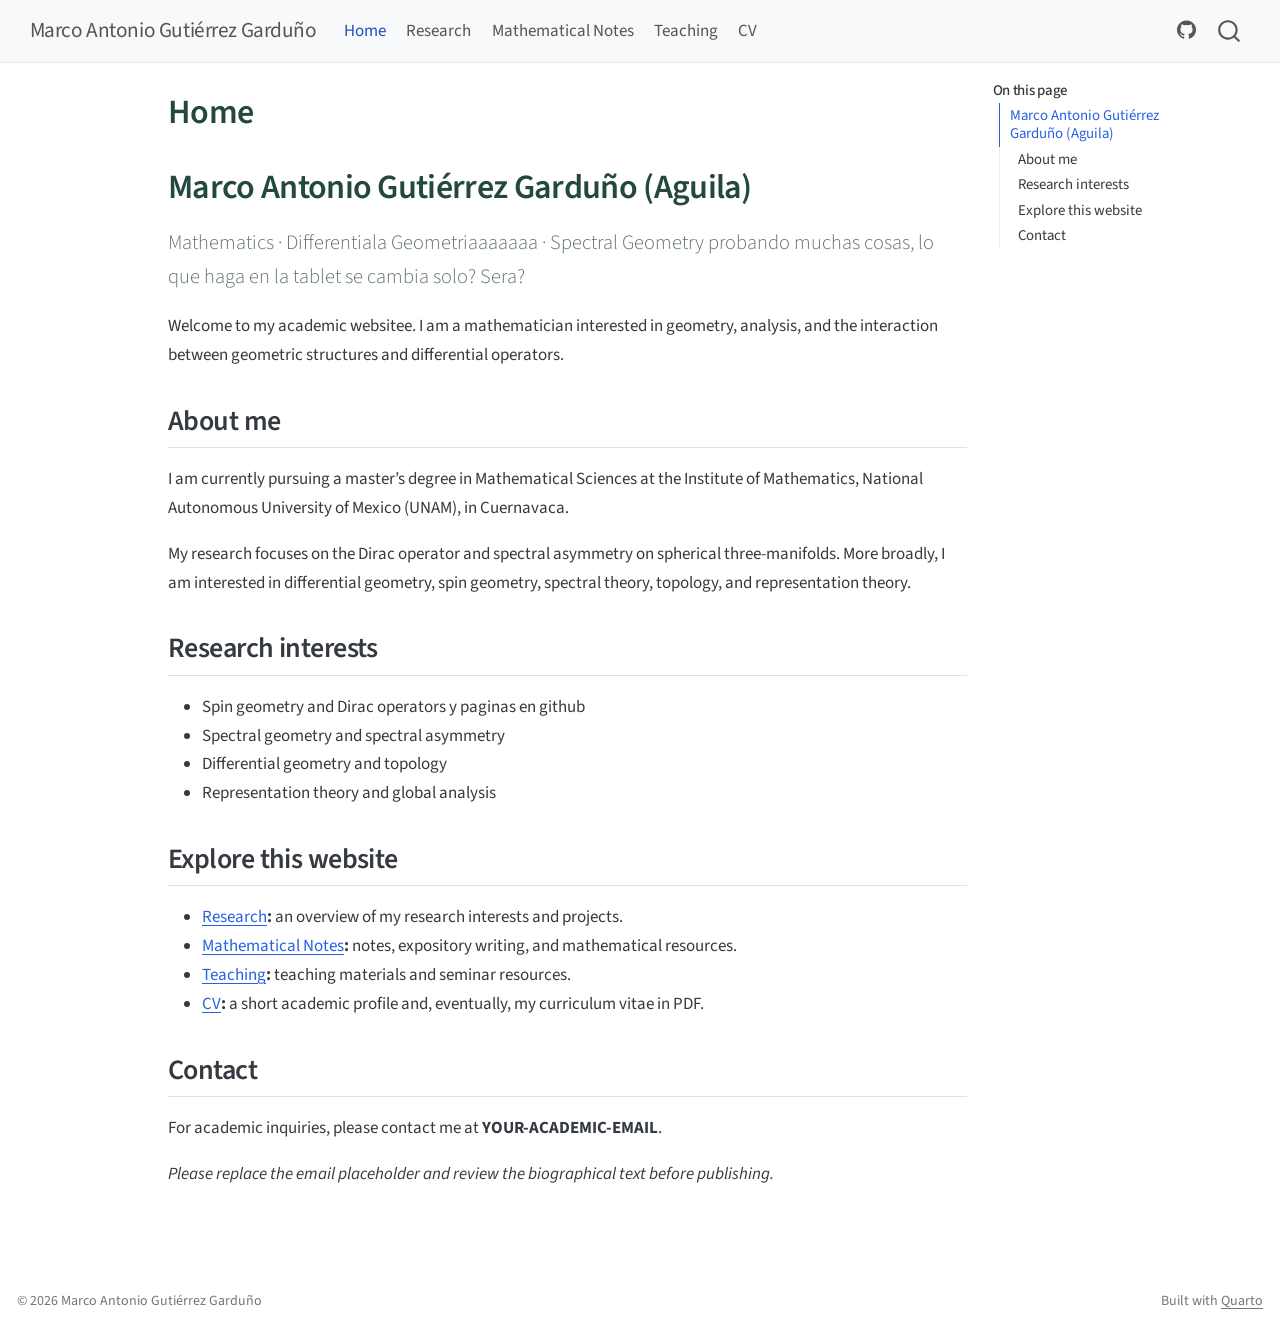
<file: docs/index.html>
<!DOCTYPE html>
<html xmlns="http://www.w3.org/1999/xhtml" lang="en" xml:lang="en"><head>

<meta charset="utf-8">
<meta name="generator" content="quarto-1.10.19">

<meta name="viewport" content="width=device-width, initial-scale=1.0, user-scalable=yes">


<title>Home – Marco Antonio Gutiérrez Garduño</title>
<style>
/* Default styles provided by pandoc.
** See https://pandoc.org/MANUAL.html#variables-for-html for config info.
*/
span.smallcaps{font-variant: small-caps;}
div.columns{display: flex; gap: 1.5em;}
div.column{flex: auto;}
@media screen {
div.columns{gap: min(4vw, 1.5em);}
div.column{overflow-x: auto;}
}
div.hanging-indent{margin-left: 1.5em; text-indent: -1.5em;}
ul.task-list{list-style: none;}
ul.task-list li input[type="checkbox"] {
  width: 0.8em;
  margin: 0 0.8em 0.2em -1em; /* quarto-specific, see https://github.com/quarto-dev/quarto-cli/issues/4556 */ 
  vertical-align: middle;
}
</style>


<script src="site_libs/quarto-nav/quarto-nav.js"></script>
<script src="site_libs/quarto-nav/headroom.min.js"></script>
<script src="site_libs/clipboard/clipboard.min.js"></script>
<script src="site_libs/quarto-search/autocomplete.umd.js"></script>
<script src="site_libs/quarto-search/fuse.min.js"></script>
<script src="site_libs/quarto-search/quarto-search.js"></script>
<meta name="quarto:offset" content="./">
<script src="site_libs/quarto-html/quarto.js" type="module"></script>
<script src="site_libs/quarto-html/tabsets/tabsets.js" type="module"></script>
<script src="site_libs/quarto-html/popper.min.js"></script>
<script src="site_libs/quarto-html/tippy.umd.min.js"></script>
<script src="site_libs/quarto-html/anchor.min.js"></script>
<link href="site_libs/quarto-html/tippy.css" rel="stylesheet">
<link href="site_libs/quarto-html/quarto-syntax-highlighting-bf27225e3a48a9273f3daa8f8e829971.css" rel="stylesheet" id="quarto-text-highlighting-styles">
<script src="site_libs/bootstrap/bootstrap.min.js"></script>
<link href="site_libs/bootstrap/bootstrap-icons.css" rel="stylesheet">
<link href="site_libs/bootstrap/bootstrap-172ba59bd5e0b52282274ba0c0cc16fc.min.css" rel="stylesheet" append-hash="true" id="quarto-bootstrap" data-mode="light">
<script id="quarto-search-options" type="application/json">{
  "location": "navbar",
  "copy-button": false,
  "collapse-after": 3,
  "panel-placement": "end",
  "type": "overlay",
  "limit": 50,
  "keyboard-shortcut": [
    "f",
    "/",
    "s"
  ],
  "show-item-context": false,
  "language": {
    "search-no-results-text": "No results",
    "search-matching-documents-text": "matching documents",
    "search-copy-link-title": "Copy link to search",
    "search-hide-matches-text": "Hide additional matches",
    "search-more-match-text": "more match in this document",
    "search-more-matches-text": "more matches in this document",
    "search-clear-button-title": "Clear",
    "search-text-placeholder": "",
    "search-detached-cancel-button-title": "Cancel",
    "search-submit-button-title": "Submit",
    "search-label": "Search"
  }
}</script>
<style>html{ scroll-behavior: smooth; }</style>


<link rel="stylesheet" href="styles.css">
</head>

<body class="nav-fixed quarto-light">

<div id="quarto-search-results"></div>
  <header id="quarto-header" class="headroom fixed-top">
    <nav class="navbar navbar-expand-lg " data-bs-theme="dark">
      <div class="navbar-container container-fluid">
      <div class="navbar-brand-container mx-auto">
    <a class="navbar-brand" href="./index.html">
    <span class="navbar-title">Marco Antonio Gutiérrez Garduño</span>
    </a>
  </div>
            <div id="quarto-search" class="" title="Search"></div>
          <button class="navbar-toggler" type="button" data-bs-toggle="collapse" data-bs-target="#navbarCollapse" aria-controls="navbarCollapse" role="menu" aria-expanded="false" aria-label="Toggle navigation" onclick="if (window.quartoToggleHeadroom) { window.quartoToggleHeadroom(); }">
  <span class="navbar-toggler-icon"></span>
</button>
          <div class="collapse navbar-collapse" id="navbarCollapse">
            <ul class="navbar-nav navbar-nav-scroll me-auto">
  <li class="nav-item">
    <a class="nav-link active" href="./index.html" aria-current="page"> 
<span class="menu-text">Home</span></a>
  </li>  
  <li class="nav-item">
    <a class="nav-link" href="./research.html"> 
<span class="menu-text">Research</span></a>
  </li>  
  <li class="nav-item">
    <a class="nav-link" href="./notes.html"> 
<span class="menu-text">Mathematical Notes</span></a>
  </li>  
  <li class="nav-item">
    <a class="nav-link" href="./teaching.html"> 
<span class="menu-text">Teaching</span></a>
  </li>  
  <li class="nav-item">
    <a class="nav-link" href="./cv.html"> 
<span class="menu-text">CV</span></a>
  </li>  
</ul>
            <ul class="navbar-nav navbar-nav-scroll ms-auto">
  <li class="nav-item compact">
    <a class="nav-link" href="https://github.com/YOUR-GITHUB-USERNAME"> <i class="bi bi-github" role="img" aria-label="GitHub">
</i> 
<span class="menu-text"></span></a>
  </li>  
</ul>
          </div> <!-- /navcollapse -->
            <div class="quarto-navbar-tools">
</div>
      </div> <!-- /container-fluid -->
    </nav>
</header>
<!-- content -->
<div id="quarto-content" class="quarto-container page-columns page-rows-contents page-layout-article page-navbar">
<!-- sidebar -->
<!-- margin-sidebar -->
    <div id="quarto-margin-sidebar" class="sidebar margin-sidebar">
        <nav id="TOC" role="doc-toc" class="toc-active">
    <h2 id="toc-title">On this page</h2>
   
  <ul>
  <li><a href="#marco-antonio-gutiérrez-garduño-aguila" id="toc-marco-antonio-gutiérrez-garduño-aguila" class="nav-link active" data-scroll-target="#marco-antonio-gutiérrez-garduño-aguila">Marco Antonio Gutiérrez Garduño (Aguila)</a>
  <ul class="collapse">
  <li><a href="#about-me" id="toc-about-me" class="nav-link" data-scroll-target="#about-me">About me</a></li>
  <li><a href="#research-interests" id="toc-research-interests" class="nav-link" data-scroll-target="#research-interests">Research interests</a></li>
  <li><a href="#explore-this-website" id="toc-explore-this-website" class="nav-link" data-scroll-target="#explore-this-website">Explore this website</a></li>
  <li><a href="#contact" id="toc-contact" class="nav-link" data-scroll-target="#contact">Contact</a></li>
  </ul></li>
  </ul>
</nav>
    </div>
<!-- main -->
<main class="content" id="quarto-document-content">

<header id="title-block-header" class="quarto-title-block default">
<div class="quarto-title">
<h1 class="title">Home</h1>
</div>



<div class="quarto-title-meta">

    
  
    
  </div>
  


</header>


<section id="marco-antonio-gutiérrez-garduño-aguila" class="level1">
<h1>Marco Antonio Gutiérrez Garduño (Aguila)</h1>
<div class="lead">
<p>Mathematics · Differentiala Geometriaaaaaaa · Spectral Geometry probando muchas cosas, lo que haga en la tablet se cambia solo? Sera?</p>
</div>
<p>Welcome to my academic websitee. I am a mathematician interested in geometry, analysis, and the interaction between geometric structures and differential operators.</p>
<section id="about-me" class="level2">
<h2 class="anchored" data-anchor-id="about-me">About me</h2>
<p>I am currently pursuing a master’s degree in Mathematical Sciences at the Institute of Mathematics, National Autonomous University of Mexico (UNAM), in Cuernavaca.</p>
<p>My research focuses on the Dirac operator and spectral asymmetry on spherical three-manifolds. More broadly, I am interested in differential geometry, spin geometry, spectral theory, topology, and representation theory.</p>
</section>
<section id="research-interests" class="level2">
<h2 class="anchored" data-anchor-id="research-interests">Research interests</h2>
<ul>
<li>Spin geometry and Dirac operators y paginas en github</li>
<li>Spectral geometry and spectral asymmetry</li>
<li>Differential geometry and topology</li>
<li>Representation theory and global analysis</li>
</ul>
</section>
<section id="explore-this-website" class="level2">
<h2 class="anchored" data-anchor-id="explore-this-website">Explore this website</h2>
<ul>
<li><strong><a href="./research.html">Research</a>:</strong> an overview of my research interests and projects.</li>
<li><strong><a href="./notes.html">Mathematical Notes</a>:</strong> notes, expository writing, and mathematical resources.</li>
<li><strong><a href="./teaching.html">Teaching</a>:</strong> teaching materials and seminar resources.</li>
<li><strong><a href="./cv.html">CV</a>:</strong> a short academic profile and, eventually, my curriculum vitae in PDF.</li>
</ul>
</section>
<section id="contact" class="level2">
<h2 class="anchored" data-anchor-id="contact">Contact</h2>
<p>For academic inquiries, please contact me at <strong>YOUR-ACADEMIC-EMAIL</strong>.</p>
<p><em>Please replace the email placeholder and review the biographical text before publishing.</em></p>


</section>
</section>

</main> <!-- /main -->
<script id="quarto-html-after-body" type="application/javascript">
  window.document.addEventListener("DOMContentLoaded", function (event) {
    const icon = "";
    const anchorJS = new window.AnchorJS();
    anchorJS.options = {
      placement: 'right',
      icon: icon
    };
    anchorJS.add('.anchored');
    const isCodeAnnotation = (el) => {
      for (const clz of el.classList) {
        if (clz.startsWith('code-annotation-')) {                     
          return true;
        }
      }
      return false;
    }
    const onCopySuccess = function(e) {
      // button target
      const button = e.trigger;
      // don't keep focus
      button.blur();
      // flash "checked"
      button.classList.add('code-copy-button-checked');
      var currentTitle = button.getAttribute("title");
      button.setAttribute("title", "Copied!");
      let tooltip;
      if (window.bootstrap) {
        button.setAttribute("data-bs-toggle", "tooltip");
        button.setAttribute("data-bs-placement", "left");
        button.setAttribute("data-bs-title", "Copied!");
        tooltip = new bootstrap.Tooltip(button, 
          { trigger: "manual", 
            customClass: "code-copy-button-tooltip",
            offset: [0, -8]});
        tooltip.show();    
      }
      setTimeout(function() {
        if (tooltip) {
          tooltip.hide();
          button.removeAttribute("data-bs-title");
          button.removeAttribute("data-bs-toggle");
          button.removeAttribute("data-bs-placement");
        }
        button.setAttribute("title", currentTitle);
        button.classList.remove('code-copy-button-checked');
      }, 1000);
      // clear code selection
      e.clearSelection();
    }
    const getTextToCopy = function(trigger) {
      const outerScaffold = trigger.parentElement.cloneNode(true);
      const codeEl = outerScaffold.querySelector('code');
      for (const childEl of codeEl.children) {
        if (isCodeAnnotation(childEl)) {
          childEl.remove();
        }
      }
      return codeEl.innerText;
    }
    const clipboard = new window.ClipboardJS('.code-copy-button:not([data-in-quarto-modal])', {
      text: getTextToCopy
    });
    clipboard.on('success', onCopySuccess);
    if (window.document.getElementById('quarto-embedded-source-code-modal')) {
      const clipboardModal = new window.ClipboardJS('.code-copy-button[data-in-quarto-modal]', {
        text: getTextToCopy,
        container: window.document.getElementById('quarto-embedded-source-code-modal')
      });
      clipboardModal.on('success', onCopySuccess);
    }
      var localhostRegex = new RegExp(/^(?:http|https):\/\/localhost\:?[0-9]*\//);
      var mailtoRegex = new RegExp(/^mailto:/);
        var filterRegex = new RegExp("https:\/\/YOUR-GITHUB-USERNAME\.github\.io");
      var isInternal = (href) => {
          return filterRegex.test(href) || localhostRegex.test(href) || mailtoRegex.test(href);
      }
      // Inspect non-navigation links and adorn them if external
     var links = window.document.querySelectorAll('a[href]:not(.nav-link):not(.navbar-brand):not(.toc-action):not(.sidebar-link):not(.sidebar-item-toggle):not(.pagination-link):not(.no-external):not([aria-hidden]):not(.dropdown-item):not(.quarto-navigation-tool):not(.about-link)');
      for (var i=0; i<links.length; i++) {
        const link = links[i];
        if (!isInternal(link.href)) {
          // undo the damage that might have been done by quarto-nav.js in the case of
          // links that we want to consider external
          if (link.dataset.originalHref !== undefined) {
            link.href = link.dataset.originalHref;
          }
            // target, if specified
            link.setAttribute("target", "_blank");
            if (link.getAttribute("rel") === null) {
              link.setAttribute("rel", "noopener");
            }
        }
      }
    function tippyHover(el, contentFn, onTriggerFn, onUntriggerFn) {
      const config = {
        allowHTML: true,
        maxWidth: 500,
        delay: 100,
        arrow: false,
        appendTo: function(el) {
            return el.parentElement;
        },
        interactive: true,
        interactiveBorder: 10,
        theme: 'quarto',
        placement: 'bottom-start',
      };
      if (contentFn) {
        config.content = contentFn;
      }
      if (onTriggerFn) {
        config.onTrigger = onTriggerFn;
      }
      if (onUntriggerFn) {
        config.onUntrigger = onUntriggerFn;
      }
      window.tippy(el, config); 
    }
    const noterefs = window.document.querySelectorAll('a[role="doc-noteref"]');
    for (var i=0; i<noterefs.length; i++) {
      const ref = noterefs[i];
      tippyHover(ref, function() {
        // use id or data attribute instead here
        let href = ref.getAttribute('data-footnote-href') || ref.getAttribute('href');
        try { href = new URL(href).hash; } catch {}
        const id = href.replace(/^#\/?/, "");
        const note = window.document.getElementById(id);
        if (note) {
          return note.innerHTML;
        } else {
          return "";
        }
      });
    }
    const xrefs = window.document.querySelectorAll('a.quarto-xref');
    const processXRef = (id, note) => {
      // Strip column container classes
      const stripColumnClz = (el) => {
        el.classList.remove("page-full", "page-columns");
        if (el.children) {
          for (const child of el.children) {
            stripColumnClz(child);
          }
        }
      }
      stripColumnClz(note)
      if (id === null || id.startsWith('sec-')) {
        // Special case sections, only their first couple elements
        const container = document.createElement("div");
        if (note.children && note.children.length > 2) {
          container.appendChild(note.children[0].cloneNode(true));
          for (let i = 1; i < note.children.length; i++) {
            const child = note.children[i];
            if (child.tagName === "P" && child.innerText === "") {
              continue;
            } else {
              container.appendChild(child.cloneNode(true));
              break;
            }
          }
          if (window.Quarto?.typesetMath) {
            window.Quarto.typesetMath(container);
          }
          return container.innerHTML
        } else {
          if (window.Quarto?.typesetMath) {
            window.Quarto.typesetMath(note);
          }
          return note.innerHTML;
        }
      } else {
        // Remove any anchor links if they are present
        const anchorLink = note.querySelector('a.anchorjs-link');
        if (anchorLink) {
          anchorLink.remove();
        }
        if (window.Quarto?.typesetMath) {
          window.Quarto.typesetMath(note);
        }
        if (note.classList.contains("callout")) {
          return note.outerHTML;
        } else {
          return note.innerHTML;
        }
      }
    }
    for (var i=0; i<xrefs.length; i++) {
      const xref = xrefs[i];
      tippyHover(xref, undefined, function(instance) {
        instance.disable();
        let url = xref.getAttribute('href');
        let hash = undefined; 
        if (url.startsWith('#')) {
          hash = url;
        } else {
          try { hash = new URL(url).hash; } catch {}
        }
        if (hash) {
          const id = hash.replace(/^#\/?/, "");
          const note = window.document.getElementById(id);
          if (note !== null) {
            try {
              const html = processXRef(id, note.cloneNode(true));
              instance.setContent(html);
            } finally {
              instance.enable();
              instance.show();
            }
          } else {
            // See if we can fetch this
            fetch(url.split('#')[0])
            .then(res => res.text())
            .then(html => {
              const parser = new DOMParser();
              const htmlDoc = parser.parseFromString(html, "text/html");
              const note = htmlDoc.getElementById(id);
              if (note !== null) {
                const html = processXRef(id, note);
                instance.setContent(html);
              } 
            }).finally(() => {
              instance.enable();
              instance.show();
            });
          }
        } else {
          // See if we can fetch a full url (with no hash to target)
          // This is a special case and we should probably do some content thinning / targeting
          fetch(url)
          .then(res => res.text())
          .then(html => {
            const parser = new DOMParser();
            const htmlDoc = parser.parseFromString(html, "text/html");
            const note = htmlDoc.querySelector('main.content');
            if (note !== null) {
              // This should only happen for chapter cross references
              // (since there is no id in the URL)
              // remove the first header
              if (note.children.length > 0 && note.children[0].tagName === "HEADER") {
                note.children[0].remove();
              }
              const html = processXRef(null, note);
              instance.setContent(html);
            } 
          }).finally(() => {
            instance.enable();
            instance.show();
          });
        }
      }, function(instance) {
      });
    }
        let selectedAnnoteEl;
        const selectorForAnnotation = ( cell, annotation) => {
          let cellAttr = 'data-code-cell="' + cell + '"';
          let lineAttr = 'data-code-annotation="' +  annotation + '"';
          const selector = 'span[' + cellAttr + '][' + lineAttr + ']';
          return selector;
        }
        const selectCodeLines = (annoteEl) => {
          const doc = window.document;
          const targetCell = annoteEl.getAttribute("data-target-cell");
          const targetAnnotation = annoteEl.getAttribute("data-target-annotation");
          const annoteSpan = window.document.querySelector(selectorForAnnotation(targetCell, targetAnnotation));
          const lines = annoteSpan.getAttribute("data-code-lines").split(",");
          const lineIds = lines.map((line) => {
            return targetCell + "-" + line;
          })
          let top = null;
          let height = null;
          let parent = null;
          if (lineIds.length > 0) {
              //compute the position of the single el (top and bottom and make a div)
              const el = window.document.getElementById(lineIds[0]);
              top = el.offsetTop;
              height = el.offsetHeight;
              parent = el.parentElement.parentElement;
            if (lineIds.length > 1) {
              const lastEl = window.document.getElementById(lineIds[lineIds.length - 1]);
              const bottom = lastEl.offsetTop + lastEl.offsetHeight;
              height = bottom - top;
            }
            if (top !== null && height !== null && parent !== null) {
              // cook up a div (if necessary) and position it 
              let div = window.document.getElementById("code-annotation-line-highlight");
              if (div === null) {
                div = window.document.createElement("div");
                div.setAttribute("id", "code-annotation-line-highlight");
                div.style.position = 'absolute';
                parent.appendChild(div);
              }
              div.style.top = top - 2 + "px";
              div.style.height = height + 4 + "px";
              div.style.left = 0;
              let gutterDiv = window.document.getElementById("code-annotation-line-highlight-gutter");
              if (gutterDiv === null) {
                gutterDiv = window.document.createElement("div");
                gutterDiv.setAttribute("id", "code-annotation-line-highlight-gutter");
                gutterDiv.style.position = 'absolute';
                const codeCell = window.document.getElementById(targetCell);
                const gutter = codeCell.querySelector('.code-annotation-gutter');
                gutter.appendChild(gutterDiv);
              }
              gutterDiv.style.top = top - 2 + "px";
              gutterDiv.style.height = height + 4 + "px";
            }
            selectedAnnoteEl = annoteEl;
          }
        };
        const unselectCodeLines = () => {
          const elementsIds = ["code-annotation-line-highlight", "code-annotation-line-highlight-gutter"];
          elementsIds.forEach((elId) => {
            const div = window.document.getElementById(elId);
            if (div) {
              div.remove();
            }
          });
          selectedAnnoteEl = undefined;
        };
          // Handle positioning of the toggle
      window.addEventListener(
        "resize",
        throttle(() => {
          elRect = undefined;
          if (selectedAnnoteEl) {
            selectCodeLines(selectedAnnoteEl);
          }
        }, 10)
      );
      function throttle(fn, ms) {
      let throttle = false;
      let timer;
        return (...args) => {
          if(!throttle) { // first call gets through
              fn.apply(this, args);
              throttle = true;
          } else { // all the others get throttled
              if(timer) clearTimeout(timer); // cancel #2
              timer = setTimeout(() => {
                fn.apply(this, args);
                timer = throttle = false;
              }, ms);
          }
        };
      }
        // Attach click handler to the DT
        const annoteDls = window.document.querySelectorAll('dt[data-target-cell]');
        for (const annoteDlNode of annoteDls) {
          annoteDlNode.addEventListener('click', (event) => {
            const clickedEl = event.target;
            if (clickedEl !== selectedAnnoteEl) {
              unselectCodeLines();
              const activeEl = window.document.querySelector('dt[data-target-cell].code-annotation-active');
              if (activeEl) {
                activeEl.classList.remove('code-annotation-active');
              }
              selectCodeLines(clickedEl);
              clickedEl.classList.add('code-annotation-active');
            } else {
              // Unselect the line
              unselectCodeLines();
              clickedEl.classList.remove('code-annotation-active');
            }
          });
        }
    const findCites = (el) => {
      const parentEl = el.parentElement;
      if (parentEl) {
        const cites = parentEl.dataset.cites;
        if (cites) {
          return {
            el,
            cites: cites.split(' ')
          };
        } else {
          return findCites(el.parentElement)
        }
      } else {
        return undefined;
      }
    };
    var bibliorefs = window.document.querySelectorAll('a[role="doc-biblioref"]');
    for (var i=0; i<bibliorefs.length; i++) {
      const ref = bibliorefs[i];
      const citeInfo = findCites(ref);
      if (citeInfo) {
        tippyHover(citeInfo.el, function() {
          var popup = window.document.createElement('div');
          citeInfo.cites.forEach(function(cite) {
            var citeDiv = window.document.createElement('div');
            citeDiv.classList.add('hanging-indent');
            citeDiv.classList.add('csl-entry');
            var biblioDiv = window.document.getElementById('ref-' + cite);
            if (biblioDiv) {
              citeDiv.innerHTML = biblioDiv.innerHTML;
            }
            popup.appendChild(citeDiv);
          });
          return popup.innerHTML;
        });
      }
    }
  });
  </script>
</div> <!-- /content -->
<footer class="footer">
  <div class="nav-footer">
    <div class="nav-footer-left">
<p>© 2026 Marco Antonio Gutiérrez Garduño</p>
</div>   
    <div class="nav-footer-center">
      &nbsp;
    </div>
    <div class="nav-footer-right">
<p>Built with <a href="https://quarto.org/">Quarto</a></p>
</div>
  </div>
</footer>




<script src="site_libs/quarto-html/zenscroll-min.js"></script>
</body></html>
</file>
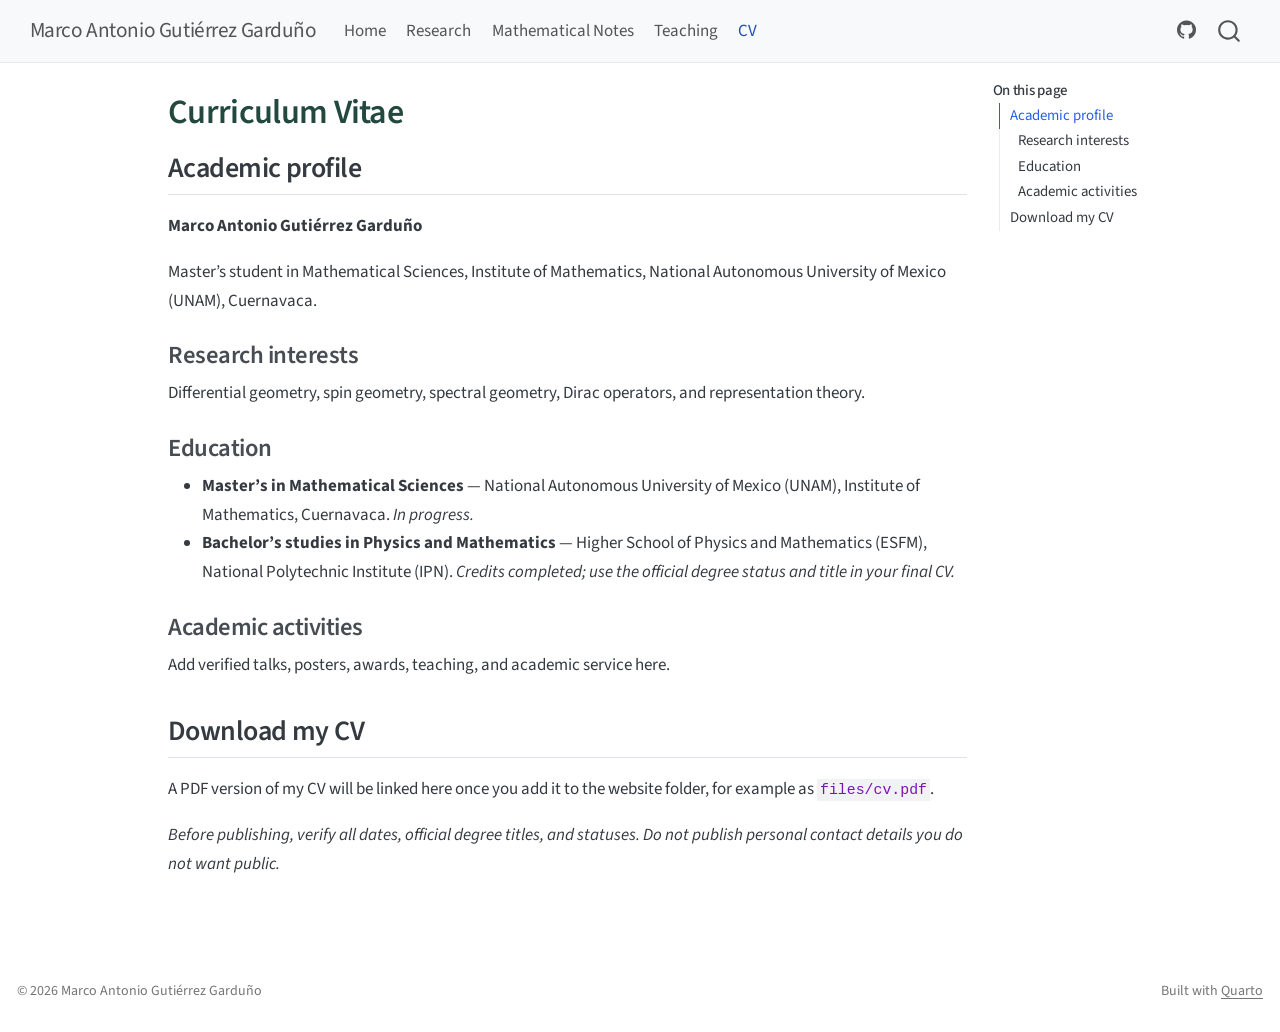
<file: docs/cv.html>
<!DOCTYPE html>
<html xmlns="http://www.w3.org/1999/xhtml" lang="en" xml:lang="en"><head>

<meta charset="utf-8">
<meta name="generator" content="quarto-1.10.19">

<meta name="viewport" content="width=device-width, initial-scale=1.0, user-scalable=yes">


<title>Curriculum Vitae – Marco Antonio Gutiérrez Garduño</title>
<style>
/* Default styles provided by pandoc.
** See https://pandoc.org/MANUAL.html#variables-for-html for config info.
*/
span.smallcaps{font-variant: small-caps;}
div.columns{display: flex; gap: 1.5em;}
div.column{flex: auto;}
@media screen {
div.columns{gap: min(4vw, 1.5em);}
div.column{overflow-x: auto;}
}
div.hanging-indent{margin-left: 1.5em; text-indent: -1.5em;}
ul.task-list{list-style: none;}
ul.task-list li input[type="checkbox"] {
  width: 0.8em;
  margin: 0 0.8em 0.2em -1em; /* quarto-specific, see https://github.com/quarto-dev/quarto-cli/issues/4556 */ 
  vertical-align: middle;
}
</style>


<script src="site_libs/quarto-nav/quarto-nav.js"></script>
<script src="site_libs/quarto-nav/headroom.min.js"></script>
<script src="site_libs/clipboard/clipboard.min.js"></script>
<script src="site_libs/quarto-search/autocomplete.umd.js"></script>
<script src="site_libs/quarto-search/fuse.min.js"></script>
<script src="site_libs/quarto-search/quarto-search.js"></script>
<meta name="quarto:offset" content="./">
<script src="site_libs/quarto-html/quarto.js" type="module"></script>
<script src="site_libs/quarto-html/tabsets/tabsets.js" type="module"></script>
<script src="site_libs/quarto-html/popper.min.js"></script>
<script src="site_libs/quarto-html/tippy.umd.min.js"></script>
<script src="site_libs/quarto-html/anchor.min.js"></script>
<link href="site_libs/quarto-html/tippy.css" rel="stylesheet">
<link href="site_libs/quarto-html/quarto-syntax-highlighting-bf27225e3a48a9273f3daa8f8e829971.css" rel="stylesheet" id="quarto-text-highlighting-styles">
<script src="site_libs/bootstrap/bootstrap.min.js"></script>
<link href="site_libs/bootstrap/bootstrap-icons.css" rel="stylesheet">
<link href="site_libs/bootstrap/bootstrap-172ba59bd5e0b52282274ba0c0cc16fc.min.css" rel="stylesheet" append-hash="true" id="quarto-bootstrap" data-mode="light">
<script id="quarto-search-options" type="application/json">{
  "location": "navbar",
  "copy-button": false,
  "collapse-after": 3,
  "panel-placement": "end",
  "type": "overlay",
  "limit": 50,
  "keyboard-shortcut": [
    "f",
    "/",
    "s"
  ],
  "show-item-context": false,
  "language": {
    "search-no-results-text": "No results",
    "search-matching-documents-text": "matching documents",
    "search-copy-link-title": "Copy link to search",
    "search-hide-matches-text": "Hide additional matches",
    "search-more-match-text": "more match in this document",
    "search-more-matches-text": "more matches in this document",
    "search-clear-button-title": "Clear",
    "search-text-placeholder": "",
    "search-detached-cancel-button-title": "Cancel",
    "search-submit-button-title": "Submit",
    "search-label": "Search"
  }
}</script>
<style>html{ scroll-behavior: smooth; }</style>


<link rel="stylesheet" href="styles.css">
</head>

<body class="nav-fixed quarto-light">

<div id="quarto-search-results"></div>
  <header id="quarto-header" class="headroom fixed-top">
    <nav class="navbar navbar-expand-lg " data-bs-theme="dark">
      <div class="navbar-container container-fluid">
      <div class="navbar-brand-container mx-auto">
    <a class="navbar-brand" href="./index.html">
    <span class="navbar-title">Marco Antonio Gutiérrez Garduño</span>
    </a>
  </div>
            <div id="quarto-search" class="" title="Search"></div>
          <button class="navbar-toggler" type="button" data-bs-toggle="collapse" data-bs-target="#navbarCollapse" aria-controls="navbarCollapse" role="menu" aria-expanded="false" aria-label="Toggle navigation" onclick="if (window.quartoToggleHeadroom) { window.quartoToggleHeadroom(); }">
  <span class="navbar-toggler-icon"></span>
</button>
          <div class="collapse navbar-collapse" id="navbarCollapse">
            <ul class="navbar-nav navbar-nav-scroll me-auto">
  <li class="nav-item">
    <a class="nav-link" href="./index.html"> 
<span class="menu-text">Home</span></a>
  </li>  
  <li class="nav-item">
    <a class="nav-link" href="./research.html"> 
<span class="menu-text">Research</span></a>
  </li>  
  <li class="nav-item">
    <a class="nav-link" href="./notes.html"> 
<span class="menu-text">Mathematical Notes</span></a>
  </li>  
  <li class="nav-item">
    <a class="nav-link" href="./teaching.html"> 
<span class="menu-text">Teaching</span></a>
  </li>  
  <li class="nav-item">
    <a class="nav-link active" href="./cv.html" aria-current="page"> 
<span class="menu-text">CV</span></a>
  </li>  
</ul>
            <ul class="navbar-nav navbar-nav-scroll ms-auto">
  <li class="nav-item compact">
    <a class="nav-link" href="https://github.com/YOUR-GITHUB-USERNAME"> <i class="bi bi-github" role="img" aria-label="GitHub">
</i> 
<span class="menu-text"></span></a>
  </li>  
</ul>
          </div> <!-- /navcollapse -->
            <div class="quarto-navbar-tools">
</div>
      </div> <!-- /container-fluid -->
    </nav>
</header>
<!-- content -->
<div id="quarto-content" class="quarto-container page-columns page-rows-contents page-layout-article page-navbar">
<!-- sidebar -->
<!-- margin-sidebar -->
    <div id="quarto-margin-sidebar" class="sidebar margin-sidebar">
        <nav id="TOC" role="doc-toc" class="toc-active">
    <h2 id="toc-title">On this page</h2>
   
  <ul>
  <li><a href="#academic-profile" id="toc-academic-profile" class="nav-link active" data-scroll-target="#academic-profile">Academic profile</a>
  <ul class="collapse">
  <li><a href="#research-interests" id="toc-research-interests" class="nav-link" data-scroll-target="#research-interests">Research interests</a></li>
  <li><a href="#education" id="toc-education" class="nav-link" data-scroll-target="#education">Education</a></li>
  <li><a href="#academic-activities" id="toc-academic-activities" class="nav-link" data-scroll-target="#academic-activities">Academic activities</a></li>
  </ul></li>
  <li><a href="#download-my-cv" id="toc-download-my-cv" class="nav-link" data-scroll-target="#download-my-cv">Download my CV</a></li>
  </ul>
</nav>
    </div>
<!-- main -->
<main class="content" id="quarto-document-content">

<header id="title-block-header" class="quarto-title-block default">
<div class="quarto-title">
<h1 class="title">Curriculum Vitae</h1>
</div>



<div class="quarto-title-meta">

    
  
    
  </div>
  


</header>


<section id="academic-profile" class="level2">
<h2 class="anchored" data-anchor-id="academic-profile">Academic profile</h2>
<p><strong>Marco Antonio Gutiérrez Garduño</strong></p>
<p>Master’s student in Mathematical Sciences, Institute of Mathematics, National Autonomous University of Mexico (UNAM), Cuernavaca.</p>
<section id="research-interests" class="level3">
<h3 class="anchored" data-anchor-id="research-interests">Research interests</h3>
<p>Differential geometry, spin geometry, spectral geometry, Dirac operators, and representation theory.</p>
</section>
<section id="education" class="level3">
<h3 class="anchored" data-anchor-id="education">Education</h3>
<ul>
<li><strong>Master’s in Mathematical Sciences</strong> — National Autonomous University of Mexico (UNAM), Institute of Mathematics, Cuernavaca. <em>In progress.</em></li>
<li><strong>Bachelor’s studies in Physics and Mathematics</strong> — Higher School of Physics and Mathematics (ESFM), National Polytechnic Institute (IPN). <em>Credits completed; use the official degree status and title in your final CV.</em></li>
</ul>
</section>
<section id="academic-activities" class="level3">
<h3 class="anchored" data-anchor-id="academic-activities">Academic activities</h3>
<p>Add verified talks, posters, awards, teaching, and academic service here.</p>
</section>
</section>
<section id="download-my-cv" class="level2">
<h2 class="anchored" data-anchor-id="download-my-cv">Download my CV</h2>
<p>A PDF version of my CV will be linked here once you add it to the website folder, for example as <code>files/cv.pdf</code>.</p>
<p><em>Before publishing, verify all dates, official degree titles, and statuses. Do not publish personal contact details you do not want public.</em></p>


</section>

</main> <!-- /main -->
<script id="quarto-html-after-body" type="application/javascript">
  window.document.addEventListener("DOMContentLoaded", function (event) {
    const icon = "";
    const anchorJS = new window.AnchorJS();
    anchorJS.options = {
      placement: 'right',
      icon: icon
    };
    anchorJS.add('.anchored');
    const isCodeAnnotation = (el) => {
      for (const clz of el.classList) {
        if (clz.startsWith('code-annotation-')) {                     
          return true;
        }
      }
      return false;
    }
    const onCopySuccess = function(e) {
      // button target
      const button = e.trigger;
      // don't keep focus
      button.blur();
      // flash "checked"
      button.classList.add('code-copy-button-checked');
      var currentTitle = button.getAttribute("title");
      button.setAttribute("title", "Copied!");
      let tooltip;
      if (window.bootstrap) {
        button.setAttribute("data-bs-toggle", "tooltip");
        button.setAttribute("data-bs-placement", "left");
        button.setAttribute("data-bs-title", "Copied!");
        tooltip = new bootstrap.Tooltip(button, 
          { trigger: "manual", 
            customClass: "code-copy-button-tooltip",
            offset: [0, -8]});
        tooltip.show();    
      }
      setTimeout(function() {
        if (tooltip) {
          tooltip.hide();
          button.removeAttribute("data-bs-title");
          button.removeAttribute("data-bs-toggle");
          button.removeAttribute("data-bs-placement");
        }
        button.setAttribute("title", currentTitle);
        button.classList.remove('code-copy-button-checked');
      }, 1000);
      // clear code selection
      e.clearSelection();
    }
    const getTextToCopy = function(trigger) {
      const outerScaffold = trigger.parentElement.cloneNode(true);
      const codeEl = outerScaffold.querySelector('code');
      for (const childEl of codeEl.children) {
        if (isCodeAnnotation(childEl)) {
          childEl.remove();
        }
      }
      return codeEl.innerText;
    }
    const clipboard = new window.ClipboardJS('.code-copy-button:not([data-in-quarto-modal])', {
      text: getTextToCopy
    });
    clipboard.on('success', onCopySuccess);
    if (window.document.getElementById('quarto-embedded-source-code-modal')) {
      const clipboardModal = new window.ClipboardJS('.code-copy-button[data-in-quarto-modal]', {
        text: getTextToCopy,
        container: window.document.getElementById('quarto-embedded-source-code-modal')
      });
      clipboardModal.on('success', onCopySuccess);
    }
      var localhostRegex = new RegExp(/^(?:http|https):\/\/localhost\:?[0-9]*\//);
      var mailtoRegex = new RegExp(/^mailto:/);
        var filterRegex = new RegExp("https:\/\/YOUR-GITHUB-USERNAME\.github\.io");
      var isInternal = (href) => {
          return filterRegex.test(href) || localhostRegex.test(href) || mailtoRegex.test(href);
      }
      // Inspect non-navigation links and adorn them if external
     var links = window.document.querySelectorAll('a[href]:not(.nav-link):not(.navbar-brand):not(.toc-action):not(.sidebar-link):not(.sidebar-item-toggle):not(.pagination-link):not(.no-external):not([aria-hidden]):not(.dropdown-item):not(.quarto-navigation-tool):not(.about-link)');
      for (var i=0; i<links.length; i++) {
        const link = links[i];
        if (!isInternal(link.href)) {
          // undo the damage that might have been done by quarto-nav.js in the case of
          // links that we want to consider external
          if (link.dataset.originalHref !== undefined) {
            link.href = link.dataset.originalHref;
          }
            // target, if specified
            link.setAttribute("target", "_blank");
            if (link.getAttribute("rel") === null) {
              link.setAttribute("rel", "noopener");
            }
        }
      }
    function tippyHover(el, contentFn, onTriggerFn, onUntriggerFn) {
      const config = {
        allowHTML: true,
        maxWidth: 500,
        delay: 100,
        arrow: false,
        appendTo: function(el) {
            return el.parentElement;
        },
        interactive: true,
        interactiveBorder: 10,
        theme: 'quarto',
        placement: 'bottom-start',
      };
      if (contentFn) {
        config.content = contentFn;
      }
      if (onTriggerFn) {
        config.onTrigger = onTriggerFn;
      }
      if (onUntriggerFn) {
        config.onUntrigger = onUntriggerFn;
      }
      window.tippy(el, config); 
    }
    const noterefs = window.document.querySelectorAll('a[role="doc-noteref"]');
    for (var i=0; i<noterefs.length; i++) {
      const ref = noterefs[i];
      tippyHover(ref, function() {
        // use id or data attribute instead here
        let href = ref.getAttribute('data-footnote-href') || ref.getAttribute('href');
        try { href = new URL(href).hash; } catch {}
        const id = href.replace(/^#\/?/, "");
        const note = window.document.getElementById(id);
        if (note) {
          return note.innerHTML;
        } else {
          return "";
        }
      });
    }
    const xrefs = window.document.querySelectorAll('a.quarto-xref');
    const processXRef = (id, note) => {
      // Strip column container classes
      const stripColumnClz = (el) => {
        el.classList.remove("page-full", "page-columns");
        if (el.children) {
          for (const child of el.children) {
            stripColumnClz(child);
          }
        }
      }
      stripColumnClz(note)
      if (id === null || id.startsWith('sec-')) {
        // Special case sections, only their first couple elements
        const container = document.createElement("div");
        if (note.children && note.children.length > 2) {
          container.appendChild(note.children[0].cloneNode(true));
          for (let i = 1; i < note.children.length; i++) {
            const child = note.children[i];
            if (child.tagName === "P" && child.innerText === "") {
              continue;
            } else {
              container.appendChild(child.cloneNode(true));
              break;
            }
          }
          if (window.Quarto?.typesetMath) {
            window.Quarto.typesetMath(container);
          }
          return container.innerHTML
        } else {
          if (window.Quarto?.typesetMath) {
            window.Quarto.typesetMath(note);
          }
          return note.innerHTML;
        }
      } else {
        // Remove any anchor links if they are present
        const anchorLink = note.querySelector('a.anchorjs-link');
        if (anchorLink) {
          anchorLink.remove();
        }
        if (window.Quarto?.typesetMath) {
          window.Quarto.typesetMath(note);
        }
        if (note.classList.contains("callout")) {
          return note.outerHTML;
        } else {
          return note.innerHTML;
        }
      }
    }
    for (var i=0; i<xrefs.length; i++) {
      const xref = xrefs[i];
      tippyHover(xref, undefined, function(instance) {
        instance.disable();
        let url = xref.getAttribute('href');
        let hash = undefined; 
        if (url.startsWith('#')) {
          hash = url;
        } else {
          try { hash = new URL(url).hash; } catch {}
        }
        if (hash) {
          const id = hash.replace(/^#\/?/, "");
          const note = window.document.getElementById(id);
          if (note !== null) {
            try {
              const html = processXRef(id, note.cloneNode(true));
              instance.setContent(html);
            } finally {
              instance.enable();
              instance.show();
            }
          } else {
            // See if we can fetch this
            fetch(url.split('#')[0])
            .then(res => res.text())
            .then(html => {
              const parser = new DOMParser();
              const htmlDoc = parser.parseFromString(html, "text/html");
              const note = htmlDoc.getElementById(id);
              if (note !== null) {
                const html = processXRef(id, note);
                instance.setContent(html);
              } 
            }).finally(() => {
              instance.enable();
              instance.show();
            });
          }
        } else {
          // See if we can fetch a full url (with no hash to target)
          // This is a special case and we should probably do some content thinning / targeting
          fetch(url)
          .then(res => res.text())
          .then(html => {
            const parser = new DOMParser();
            const htmlDoc = parser.parseFromString(html, "text/html");
            const note = htmlDoc.querySelector('main.content');
            if (note !== null) {
              // This should only happen for chapter cross references
              // (since there is no id in the URL)
              // remove the first header
              if (note.children.length > 0 && note.children[0].tagName === "HEADER") {
                note.children[0].remove();
              }
              const html = processXRef(null, note);
              instance.setContent(html);
            } 
          }).finally(() => {
            instance.enable();
            instance.show();
          });
        }
      }, function(instance) {
      });
    }
        let selectedAnnoteEl;
        const selectorForAnnotation = ( cell, annotation) => {
          let cellAttr = 'data-code-cell="' + cell + '"';
          let lineAttr = 'data-code-annotation="' +  annotation + '"';
          const selector = 'span[' + cellAttr + '][' + lineAttr + ']';
          return selector;
        }
        const selectCodeLines = (annoteEl) => {
          const doc = window.document;
          const targetCell = annoteEl.getAttribute("data-target-cell");
          const targetAnnotation = annoteEl.getAttribute("data-target-annotation");
          const annoteSpan = window.document.querySelector(selectorForAnnotation(targetCell, targetAnnotation));
          const lines = annoteSpan.getAttribute("data-code-lines").split(",");
          const lineIds = lines.map((line) => {
            return targetCell + "-" + line;
          })
          let top = null;
          let height = null;
          let parent = null;
          if (lineIds.length > 0) {
              //compute the position of the single el (top and bottom and make a div)
              const el = window.document.getElementById(lineIds[0]);
              top = el.offsetTop;
              height = el.offsetHeight;
              parent = el.parentElement.parentElement;
            if (lineIds.length > 1) {
              const lastEl = window.document.getElementById(lineIds[lineIds.length - 1]);
              const bottom = lastEl.offsetTop + lastEl.offsetHeight;
              height = bottom - top;
            }
            if (top !== null && height !== null && parent !== null) {
              // cook up a div (if necessary) and position it 
              let div = window.document.getElementById("code-annotation-line-highlight");
              if (div === null) {
                div = window.document.createElement("div");
                div.setAttribute("id", "code-annotation-line-highlight");
                div.style.position = 'absolute';
                parent.appendChild(div);
              }
              div.style.top = top - 2 + "px";
              div.style.height = height + 4 + "px";
              div.style.left = 0;
              let gutterDiv = window.document.getElementById("code-annotation-line-highlight-gutter");
              if (gutterDiv === null) {
                gutterDiv = window.document.createElement("div");
                gutterDiv.setAttribute("id", "code-annotation-line-highlight-gutter");
                gutterDiv.style.position = 'absolute';
                const codeCell = window.document.getElementById(targetCell);
                const gutter = codeCell.querySelector('.code-annotation-gutter');
                gutter.appendChild(gutterDiv);
              }
              gutterDiv.style.top = top - 2 + "px";
              gutterDiv.style.height = height + 4 + "px";
            }
            selectedAnnoteEl = annoteEl;
          }
        };
        const unselectCodeLines = () => {
          const elementsIds = ["code-annotation-line-highlight", "code-annotation-line-highlight-gutter"];
          elementsIds.forEach((elId) => {
            const div = window.document.getElementById(elId);
            if (div) {
              div.remove();
            }
          });
          selectedAnnoteEl = undefined;
        };
          // Handle positioning of the toggle
      window.addEventListener(
        "resize",
        throttle(() => {
          elRect = undefined;
          if (selectedAnnoteEl) {
            selectCodeLines(selectedAnnoteEl);
          }
        }, 10)
      );
      function throttle(fn, ms) {
      let throttle = false;
      let timer;
        return (...args) => {
          if(!throttle) { // first call gets through
              fn.apply(this, args);
              throttle = true;
          } else { // all the others get throttled
              if(timer) clearTimeout(timer); // cancel #2
              timer = setTimeout(() => {
                fn.apply(this, args);
                timer = throttle = false;
              }, ms);
          }
        };
      }
        // Attach click handler to the DT
        const annoteDls = window.document.querySelectorAll('dt[data-target-cell]');
        for (const annoteDlNode of annoteDls) {
          annoteDlNode.addEventListener('click', (event) => {
            const clickedEl = event.target;
            if (clickedEl !== selectedAnnoteEl) {
              unselectCodeLines();
              const activeEl = window.document.querySelector('dt[data-target-cell].code-annotation-active');
              if (activeEl) {
                activeEl.classList.remove('code-annotation-active');
              }
              selectCodeLines(clickedEl);
              clickedEl.classList.add('code-annotation-active');
            } else {
              // Unselect the line
              unselectCodeLines();
              clickedEl.classList.remove('code-annotation-active');
            }
          });
        }
    const findCites = (el) => {
      const parentEl = el.parentElement;
      if (parentEl) {
        const cites = parentEl.dataset.cites;
        if (cites) {
          return {
            el,
            cites: cites.split(' ')
          };
        } else {
          return findCites(el.parentElement)
        }
      } else {
        return undefined;
      }
    };
    var bibliorefs = window.document.querySelectorAll('a[role="doc-biblioref"]');
    for (var i=0; i<bibliorefs.length; i++) {
      const ref = bibliorefs[i];
      const citeInfo = findCites(ref);
      if (citeInfo) {
        tippyHover(citeInfo.el, function() {
          var popup = window.document.createElement('div');
          citeInfo.cites.forEach(function(cite) {
            var citeDiv = window.document.createElement('div');
            citeDiv.classList.add('hanging-indent');
            citeDiv.classList.add('csl-entry');
            var biblioDiv = window.document.getElementById('ref-' + cite);
            if (biblioDiv) {
              citeDiv.innerHTML = biblioDiv.innerHTML;
            }
            popup.appendChild(citeDiv);
          });
          return popup.innerHTML;
        });
      }
    }
  });
  </script>
</div> <!-- /content -->
<footer class="footer">
  <div class="nav-footer">
    <div class="nav-footer-left">
<p>© 2026 Marco Antonio Gutiérrez Garduño</p>
</div>   
    <div class="nav-footer-center">
      &nbsp;
    </div>
    <div class="nav-footer-right">
<p>Built with <a href="https://quarto.org/">Quarto</a></p>
</div>
  </div>
</footer>




<script src="site_libs/quarto-html/zenscroll-min.js"></script>
</body></html>
</file>
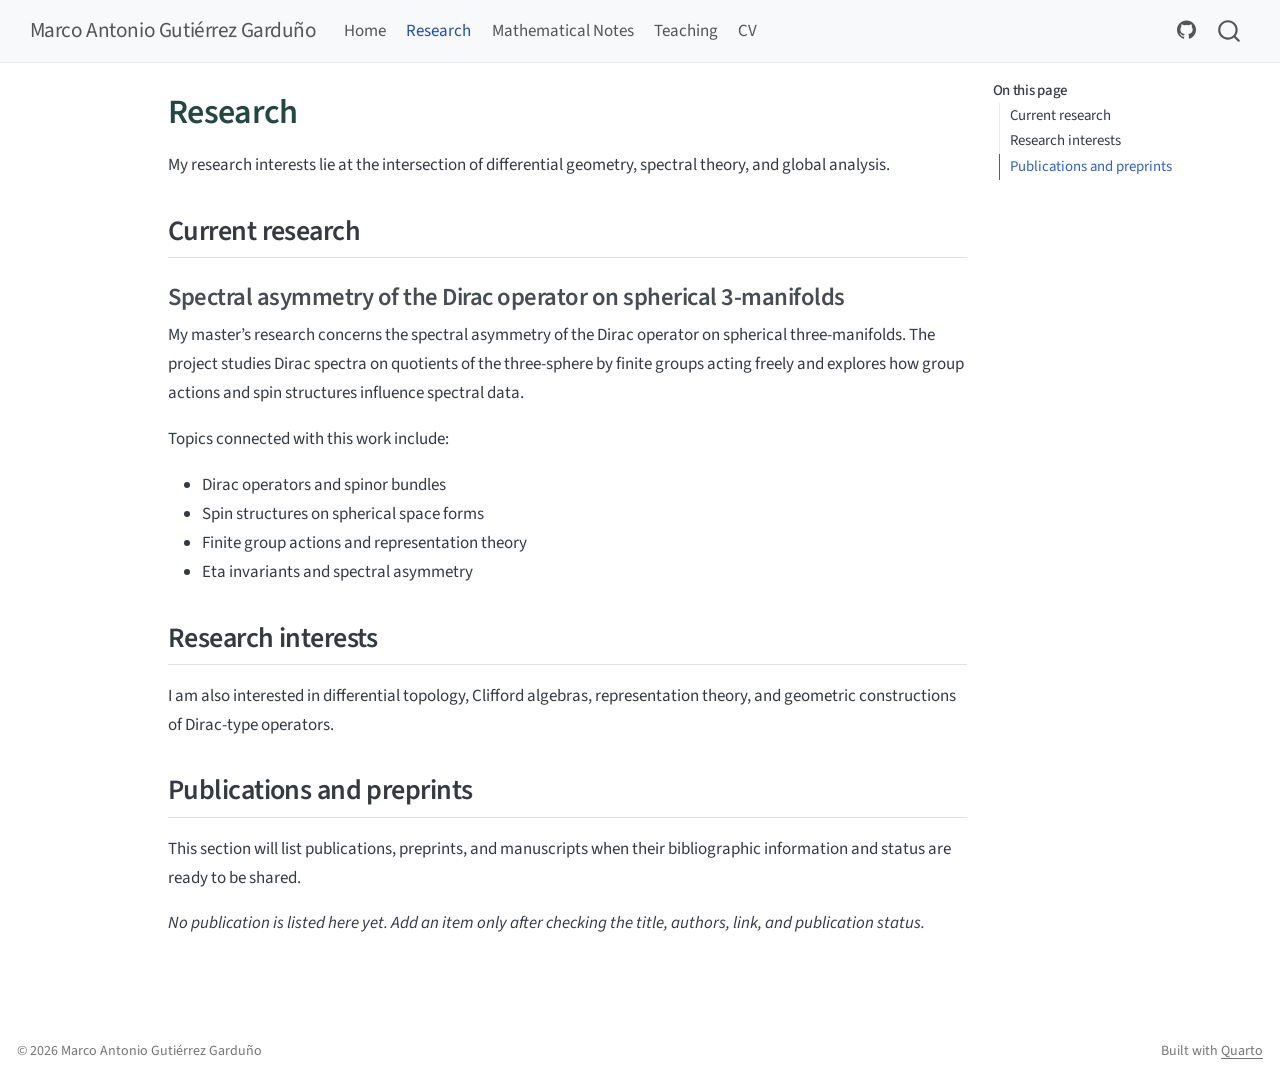
<file: docs/research.html>
<!DOCTYPE html>
<html xmlns="http://www.w3.org/1999/xhtml" lang="en" xml:lang="en"><head>

<meta charset="utf-8">
<meta name="generator" content="quarto-1.10.19">

<meta name="viewport" content="width=device-width, initial-scale=1.0, user-scalable=yes">


<title>Research – Marco Antonio Gutiérrez Garduño</title>
<style>
/* Default styles provided by pandoc.
** See https://pandoc.org/MANUAL.html#variables-for-html for config info.
*/
span.smallcaps{font-variant: small-caps;}
div.columns{display: flex; gap: 1.5em;}
div.column{flex: auto;}
@media screen {
div.columns{gap: min(4vw, 1.5em);}
div.column{overflow-x: auto;}
}
div.hanging-indent{margin-left: 1.5em; text-indent: -1.5em;}
ul.task-list{list-style: none;}
ul.task-list li input[type="checkbox"] {
  width: 0.8em;
  margin: 0 0.8em 0.2em -1em; /* quarto-specific, see https://github.com/quarto-dev/quarto-cli/issues/4556 */ 
  vertical-align: middle;
}
</style>


<script src="site_libs/quarto-nav/quarto-nav.js"></script>
<script src="site_libs/quarto-nav/headroom.min.js"></script>
<script src="site_libs/clipboard/clipboard.min.js"></script>
<script src="site_libs/quarto-search/autocomplete.umd.js"></script>
<script src="site_libs/quarto-search/fuse.min.js"></script>
<script src="site_libs/quarto-search/quarto-search.js"></script>
<meta name="quarto:offset" content="./">
<script src="site_libs/quarto-html/quarto.js" type="module"></script>
<script src="site_libs/quarto-html/tabsets/tabsets.js" type="module"></script>
<script src="site_libs/quarto-html/popper.min.js"></script>
<script src="site_libs/quarto-html/tippy.umd.min.js"></script>
<script src="site_libs/quarto-html/anchor.min.js"></script>
<link href="site_libs/quarto-html/tippy.css" rel="stylesheet">
<link href="site_libs/quarto-html/quarto-syntax-highlighting-bf27225e3a48a9273f3daa8f8e829971.css" rel="stylesheet" id="quarto-text-highlighting-styles">
<script src="site_libs/bootstrap/bootstrap.min.js"></script>
<link href="site_libs/bootstrap/bootstrap-icons.css" rel="stylesheet">
<link href="site_libs/bootstrap/bootstrap-172ba59bd5e0b52282274ba0c0cc16fc.min.css" rel="stylesheet" append-hash="true" id="quarto-bootstrap" data-mode="light">
<script id="quarto-search-options" type="application/json">{
  "location": "navbar",
  "copy-button": false,
  "collapse-after": 3,
  "panel-placement": "end",
  "type": "overlay",
  "limit": 50,
  "keyboard-shortcut": [
    "f",
    "/",
    "s"
  ],
  "show-item-context": false,
  "language": {
    "search-no-results-text": "No results",
    "search-matching-documents-text": "matching documents",
    "search-copy-link-title": "Copy link to search",
    "search-hide-matches-text": "Hide additional matches",
    "search-more-match-text": "more match in this document",
    "search-more-matches-text": "more matches in this document",
    "search-clear-button-title": "Clear",
    "search-text-placeholder": "",
    "search-detached-cancel-button-title": "Cancel",
    "search-submit-button-title": "Submit",
    "search-label": "Search"
  }
}</script>
<style>html{ scroll-behavior: smooth; }</style>


<link rel="stylesheet" href="styles.css">
</head>

<body class="nav-fixed quarto-light">

<div id="quarto-search-results"></div>
  <header id="quarto-header" class="headroom fixed-top">
    <nav class="navbar navbar-expand-lg " data-bs-theme="dark">
      <div class="navbar-container container-fluid">
      <div class="navbar-brand-container mx-auto">
    <a class="navbar-brand" href="./index.html">
    <span class="navbar-title">Marco Antonio Gutiérrez Garduño</span>
    </a>
  </div>
            <div id="quarto-search" class="" title="Search"></div>
          <button class="navbar-toggler" type="button" data-bs-toggle="collapse" data-bs-target="#navbarCollapse" aria-controls="navbarCollapse" role="menu" aria-expanded="false" aria-label="Toggle navigation" onclick="if (window.quartoToggleHeadroom) { window.quartoToggleHeadroom(); }">
  <span class="navbar-toggler-icon"></span>
</button>
          <div class="collapse navbar-collapse" id="navbarCollapse">
            <ul class="navbar-nav navbar-nav-scroll me-auto">
  <li class="nav-item">
    <a class="nav-link" href="./index.html"> 
<span class="menu-text">Home</span></a>
  </li>  
  <li class="nav-item">
    <a class="nav-link active" href="./research.html" aria-current="page"> 
<span class="menu-text">Research</span></a>
  </li>  
  <li class="nav-item">
    <a class="nav-link" href="./notes.html"> 
<span class="menu-text">Mathematical Notes</span></a>
  </li>  
  <li class="nav-item">
    <a class="nav-link" href="./teaching.html"> 
<span class="menu-text">Teaching</span></a>
  </li>  
  <li class="nav-item">
    <a class="nav-link" href="./cv.html"> 
<span class="menu-text">CV</span></a>
  </li>  
</ul>
            <ul class="navbar-nav navbar-nav-scroll ms-auto">
  <li class="nav-item compact">
    <a class="nav-link" href="https://github.com/YOUR-GITHUB-USERNAME"> <i class="bi bi-github" role="img" aria-label="GitHub">
</i> 
<span class="menu-text"></span></a>
  </li>  
</ul>
          </div> <!-- /navcollapse -->
            <div class="quarto-navbar-tools">
</div>
      </div> <!-- /container-fluid -->
    </nav>
</header>
<!-- content -->
<div id="quarto-content" class="quarto-container page-columns page-rows-contents page-layout-article page-navbar">
<!-- sidebar -->
<!-- margin-sidebar -->
    <div id="quarto-margin-sidebar" class="sidebar margin-sidebar">
        <nav id="TOC" role="doc-toc" class="toc-active">
    <h2 id="toc-title">On this page</h2>
   
  <ul>
  <li><a href="#current-research" id="toc-current-research" class="nav-link active" data-scroll-target="#current-research">Current research</a>
  <ul class="collapse">
  <li><a href="#spectral-asymmetry-of-the-dirac-operator-on-spherical-3-manifolds" id="toc-spectral-asymmetry-of-the-dirac-operator-on-spherical-3-manifolds" class="nav-link" data-scroll-target="#spectral-asymmetry-of-the-dirac-operator-on-spherical-3-manifolds">Spectral asymmetry of the Dirac operator on spherical 3-manifolds</a></li>
  </ul></li>
  <li><a href="#research-interests" id="toc-research-interests" class="nav-link" data-scroll-target="#research-interests">Research interests</a></li>
  <li><a href="#publications-and-preprints" id="toc-publications-and-preprints" class="nav-link" data-scroll-target="#publications-and-preprints">Publications and preprints</a></li>
  </ul>
</nav>
    </div>
<!-- main -->
<main class="content" id="quarto-document-content">

<header id="title-block-header" class="quarto-title-block default">
<div class="quarto-title">
<h1 class="title">Research</h1>
</div>



<div class="quarto-title-meta">

    
  
    
  </div>
  


</header>


<p>My research interests lie at the intersection of differential geometry, spectral theory, and global analysis.</p>
<section id="current-research" class="level2">
<h2 class="anchored" data-anchor-id="current-research">Current research</h2>
<section id="spectral-asymmetry-of-the-dirac-operator-on-spherical-3-manifolds" class="level3">
<h3 class="anchored" data-anchor-id="spectral-asymmetry-of-the-dirac-operator-on-spherical-3-manifolds">Spectral asymmetry of the Dirac operator on spherical 3-manifolds</h3>
<p>My master’s research concerns the spectral asymmetry of the Dirac operator on spherical three-manifolds. The project studies Dirac spectra on quotients of the three-sphere by finite groups acting freely and explores how group actions and spin structures influence spectral data.</p>
<p>Topics connected with this work include:</p>
<ul>
<li>Dirac operators and spinor bundles</li>
<li>Spin structures on spherical space forms</li>
<li>Finite group actions and representation theory</li>
<li>Eta invariants and spectral asymmetry</li>
</ul>
</section>
</section>
<section id="research-interests" class="level2">
<h2 class="anchored" data-anchor-id="research-interests">Research interests</h2>
<p>I am also interested in differential topology, Clifford algebras, representation theory, and geometric constructions of Dirac-type operators.</p>
</section>
<section id="publications-and-preprints" class="level2">
<h2 class="anchored" data-anchor-id="publications-and-preprints">Publications and preprints</h2>
<p>This section will list publications, preprints, and manuscripts when their bibliographic information and status are ready to be shared.</p>
<p><em>No publication is listed here yet. Add an item only after checking the title, authors, link, and publication status.</em></p>


</section>

</main> <!-- /main -->
<script id="quarto-html-after-body" type="application/javascript">
  window.document.addEventListener("DOMContentLoaded", function (event) {
    const icon = "";
    const anchorJS = new window.AnchorJS();
    anchorJS.options = {
      placement: 'right',
      icon: icon
    };
    anchorJS.add('.anchored');
    const isCodeAnnotation = (el) => {
      for (const clz of el.classList) {
        if (clz.startsWith('code-annotation-')) {                     
          return true;
        }
      }
      return false;
    }
    const onCopySuccess = function(e) {
      // button target
      const button = e.trigger;
      // don't keep focus
      button.blur();
      // flash "checked"
      button.classList.add('code-copy-button-checked');
      var currentTitle = button.getAttribute("title");
      button.setAttribute("title", "Copied!");
      let tooltip;
      if (window.bootstrap) {
        button.setAttribute("data-bs-toggle", "tooltip");
        button.setAttribute("data-bs-placement", "left");
        button.setAttribute("data-bs-title", "Copied!");
        tooltip = new bootstrap.Tooltip(button, 
          { trigger: "manual", 
            customClass: "code-copy-button-tooltip",
            offset: [0, -8]});
        tooltip.show();    
      }
      setTimeout(function() {
        if (tooltip) {
          tooltip.hide();
          button.removeAttribute("data-bs-title");
          button.removeAttribute("data-bs-toggle");
          button.removeAttribute("data-bs-placement");
        }
        button.setAttribute("title", currentTitle);
        button.classList.remove('code-copy-button-checked');
      }, 1000);
      // clear code selection
      e.clearSelection();
    }
    const getTextToCopy = function(trigger) {
      const outerScaffold = trigger.parentElement.cloneNode(true);
      const codeEl = outerScaffold.querySelector('code');
      for (const childEl of codeEl.children) {
        if (isCodeAnnotation(childEl)) {
          childEl.remove();
        }
      }
      return codeEl.innerText;
    }
    const clipboard = new window.ClipboardJS('.code-copy-button:not([data-in-quarto-modal])', {
      text: getTextToCopy
    });
    clipboard.on('success', onCopySuccess);
    if (window.document.getElementById('quarto-embedded-source-code-modal')) {
      const clipboardModal = new window.ClipboardJS('.code-copy-button[data-in-quarto-modal]', {
        text: getTextToCopy,
        container: window.document.getElementById('quarto-embedded-source-code-modal')
      });
      clipboardModal.on('success', onCopySuccess);
    }
      var localhostRegex = new RegExp(/^(?:http|https):\/\/localhost\:?[0-9]*\//);
      var mailtoRegex = new RegExp(/^mailto:/);
        var filterRegex = new RegExp("https:\/\/YOUR-GITHUB-USERNAME\.github\.io");
      var isInternal = (href) => {
          return filterRegex.test(href) || localhostRegex.test(href) || mailtoRegex.test(href);
      }
      // Inspect non-navigation links and adorn them if external
     var links = window.document.querySelectorAll('a[href]:not(.nav-link):not(.navbar-brand):not(.toc-action):not(.sidebar-link):not(.sidebar-item-toggle):not(.pagination-link):not(.no-external):not([aria-hidden]):not(.dropdown-item):not(.quarto-navigation-tool):not(.about-link)');
      for (var i=0; i<links.length; i++) {
        const link = links[i];
        if (!isInternal(link.href)) {
          // undo the damage that might have been done by quarto-nav.js in the case of
          // links that we want to consider external
          if (link.dataset.originalHref !== undefined) {
            link.href = link.dataset.originalHref;
          }
            // target, if specified
            link.setAttribute("target", "_blank");
            if (link.getAttribute("rel") === null) {
              link.setAttribute("rel", "noopener");
            }
        }
      }
    function tippyHover(el, contentFn, onTriggerFn, onUntriggerFn) {
      const config = {
        allowHTML: true,
        maxWidth: 500,
        delay: 100,
        arrow: false,
        appendTo: function(el) {
            return el.parentElement;
        },
        interactive: true,
        interactiveBorder: 10,
        theme: 'quarto',
        placement: 'bottom-start',
      };
      if (contentFn) {
        config.content = contentFn;
      }
      if (onTriggerFn) {
        config.onTrigger = onTriggerFn;
      }
      if (onUntriggerFn) {
        config.onUntrigger = onUntriggerFn;
      }
      window.tippy(el, config); 
    }
    const noterefs = window.document.querySelectorAll('a[role="doc-noteref"]');
    for (var i=0; i<noterefs.length; i++) {
      const ref = noterefs[i];
      tippyHover(ref, function() {
        // use id or data attribute instead here
        let href = ref.getAttribute('data-footnote-href') || ref.getAttribute('href');
        try { href = new URL(href).hash; } catch {}
        const id = href.replace(/^#\/?/, "");
        const note = window.document.getElementById(id);
        if (note) {
          return note.innerHTML;
        } else {
          return "";
        }
      });
    }
    const xrefs = window.document.querySelectorAll('a.quarto-xref');
    const processXRef = (id, note) => {
      // Strip column container classes
      const stripColumnClz = (el) => {
        el.classList.remove("page-full", "page-columns");
        if (el.children) {
          for (const child of el.children) {
            stripColumnClz(child);
          }
        }
      }
      stripColumnClz(note)
      if (id === null || id.startsWith('sec-')) {
        // Special case sections, only their first couple elements
        const container = document.createElement("div");
        if (note.children && note.children.length > 2) {
          container.appendChild(note.children[0].cloneNode(true));
          for (let i = 1; i < note.children.length; i++) {
            const child = note.children[i];
            if (child.tagName === "P" && child.innerText === "") {
              continue;
            } else {
              container.appendChild(child.cloneNode(true));
              break;
            }
          }
          if (window.Quarto?.typesetMath) {
            window.Quarto.typesetMath(container);
          }
          return container.innerHTML
        } else {
          if (window.Quarto?.typesetMath) {
            window.Quarto.typesetMath(note);
          }
          return note.innerHTML;
        }
      } else {
        // Remove any anchor links if they are present
        const anchorLink = note.querySelector('a.anchorjs-link');
        if (anchorLink) {
          anchorLink.remove();
        }
        if (window.Quarto?.typesetMath) {
          window.Quarto.typesetMath(note);
        }
        if (note.classList.contains("callout")) {
          return note.outerHTML;
        } else {
          return note.innerHTML;
        }
      }
    }
    for (var i=0; i<xrefs.length; i++) {
      const xref = xrefs[i];
      tippyHover(xref, undefined, function(instance) {
        instance.disable();
        let url = xref.getAttribute('href');
        let hash = undefined; 
        if (url.startsWith('#')) {
          hash = url;
        } else {
          try { hash = new URL(url).hash; } catch {}
        }
        if (hash) {
          const id = hash.replace(/^#\/?/, "");
          const note = window.document.getElementById(id);
          if (note !== null) {
            try {
              const html = processXRef(id, note.cloneNode(true));
              instance.setContent(html);
            } finally {
              instance.enable();
              instance.show();
            }
          } else {
            // See if we can fetch this
            fetch(url.split('#')[0])
            .then(res => res.text())
            .then(html => {
              const parser = new DOMParser();
              const htmlDoc = parser.parseFromString(html, "text/html");
              const note = htmlDoc.getElementById(id);
              if (note !== null) {
                const html = processXRef(id, note);
                instance.setContent(html);
              } 
            }).finally(() => {
              instance.enable();
              instance.show();
            });
          }
        } else {
          // See if we can fetch a full url (with no hash to target)
          // This is a special case and we should probably do some content thinning / targeting
          fetch(url)
          .then(res => res.text())
          .then(html => {
            const parser = new DOMParser();
            const htmlDoc = parser.parseFromString(html, "text/html");
            const note = htmlDoc.querySelector('main.content');
            if (note !== null) {
              // This should only happen for chapter cross references
              // (since there is no id in the URL)
              // remove the first header
              if (note.children.length > 0 && note.children[0].tagName === "HEADER") {
                note.children[0].remove();
              }
              const html = processXRef(null, note);
              instance.setContent(html);
            } 
          }).finally(() => {
            instance.enable();
            instance.show();
          });
        }
      }, function(instance) {
      });
    }
        let selectedAnnoteEl;
        const selectorForAnnotation = ( cell, annotation) => {
          let cellAttr = 'data-code-cell="' + cell + '"';
          let lineAttr = 'data-code-annotation="' +  annotation + '"';
          const selector = 'span[' + cellAttr + '][' + lineAttr + ']';
          return selector;
        }
        const selectCodeLines = (annoteEl) => {
          const doc = window.document;
          const targetCell = annoteEl.getAttribute("data-target-cell");
          const targetAnnotation = annoteEl.getAttribute("data-target-annotation");
          const annoteSpan = window.document.querySelector(selectorForAnnotation(targetCell, targetAnnotation));
          const lines = annoteSpan.getAttribute("data-code-lines").split(",");
          const lineIds = lines.map((line) => {
            return targetCell + "-" + line;
          })
          let top = null;
          let height = null;
          let parent = null;
          if (lineIds.length > 0) {
              //compute the position of the single el (top and bottom and make a div)
              const el = window.document.getElementById(lineIds[0]);
              top = el.offsetTop;
              height = el.offsetHeight;
              parent = el.parentElement.parentElement;
            if (lineIds.length > 1) {
              const lastEl = window.document.getElementById(lineIds[lineIds.length - 1]);
              const bottom = lastEl.offsetTop + lastEl.offsetHeight;
              height = bottom - top;
            }
            if (top !== null && height !== null && parent !== null) {
              // cook up a div (if necessary) and position it 
              let div = window.document.getElementById("code-annotation-line-highlight");
              if (div === null) {
                div = window.document.createElement("div");
                div.setAttribute("id", "code-annotation-line-highlight");
                div.style.position = 'absolute';
                parent.appendChild(div);
              }
              div.style.top = top - 2 + "px";
              div.style.height = height + 4 + "px";
              div.style.left = 0;
              let gutterDiv = window.document.getElementById("code-annotation-line-highlight-gutter");
              if (gutterDiv === null) {
                gutterDiv = window.document.createElement("div");
                gutterDiv.setAttribute("id", "code-annotation-line-highlight-gutter");
                gutterDiv.style.position = 'absolute';
                const codeCell = window.document.getElementById(targetCell);
                const gutter = codeCell.querySelector('.code-annotation-gutter');
                gutter.appendChild(gutterDiv);
              }
              gutterDiv.style.top = top - 2 + "px";
              gutterDiv.style.height = height + 4 + "px";
            }
            selectedAnnoteEl = annoteEl;
          }
        };
        const unselectCodeLines = () => {
          const elementsIds = ["code-annotation-line-highlight", "code-annotation-line-highlight-gutter"];
          elementsIds.forEach((elId) => {
            const div = window.document.getElementById(elId);
            if (div) {
              div.remove();
            }
          });
          selectedAnnoteEl = undefined;
        };
          // Handle positioning of the toggle
      window.addEventListener(
        "resize",
        throttle(() => {
          elRect = undefined;
          if (selectedAnnoteEl) {
            selectCodeLines(selectedAnnoteEl);
          }
        }, 10)
      );
      function throttle(fn, ms) {
      let throttle = false;
      let timer;
        return (...args) => {
          if(!throttle) { // first call gets through
              fn.apply(this, args);
              throttle = true;
          } else { // all the others get throttled
              if(timer) clearTimeout(timer); // cancel #2
              timer = setTimeout(() => {
                fn.apply(this, args);
                timer = throttle = false;
              }, ms);
          }
        };
      }
        // Attach click handler to the DT
        const annoteDls = window.document.querySelectorAll('dt[data-target-cell]');
        for (const annoteDlNode of annoteDls) {
          annoteDlNode.addEventListener('click', (event) => {
            const clickedEl = event.target;
            if (clickedEl !== selectedAnnoteEl) {
              unselectCodeLines();
              const activeEl = window.document.querySelector('dt[data-target-cell].code-annotation-active');
              if (activeEl) {
                activeEl.classList.remove('code-annotation-active');
              }
              selectCodeLines(clickedEl);
              clickedEl.classList.add('code-annotation-active');
            } else {
              // Unselect the line
              unselectCodeLines();
              clickedEl.classList.remove('code-annotation-active');
            }
          });
        }
    const findCites = (el) => {
      const parentEl = el.parentElement;
      if (parentEl) {
        const cites = parentEl.dataset.cites;
        if (cites) {
          return {
            el,
            cites: cites.split(' ')
          };
        } else {
          return findCites(el.parentElement)
        }
      } else {
        return undefined;
      }
    };
    var bibliorefs = window.document.querySelectorAll('a[role="doc-biblioref"]');
    for (var i=0; i<bibliorefs.length; i++) {
      const ref = bibliorefs[i];
      const citeInfo = findCites(ref);
      if (citeInfo) {
        tippyHover(citeInfo.el, function() {
          var popup = window.document.createElement('div');
          citeInfo.cites.forEach(function(cite) {
            var citeDiv = window.document.createElement('div');
            citeDiv.classList.add('hanging-indent');
            citeDiv.classList.add('csl-entry');
            var biblioDiv = window.document.getElementById('ref-' + cite);
            if (biblioDiv) {
              citeDiv.innerHTML = biblioDiv.innerHTML;
            }
            popup.appendChild(citeDiv);
          });
          return popup.innerHTML;
        });
      }
    }
  });
  </script>
</div> <!-- /content -->
<footer class="footer">
  <div class="nav-footer">
    <div class="nav-footer-left">
<p>© 2026 Marco Antonio Gutiérrez Garduño</p>
</div>   
    <div class="nav-footer-center">
      &nbsp;
    </div>
    <div class="nav-footer-right">
<p>Built with <a href="https://quarto.org/">Quarto</a></p>
</div>
  </div>
</footer>




<script src="site_libs/quarto-html/zenscroll-min.js"></script>
</body></html>
</file>
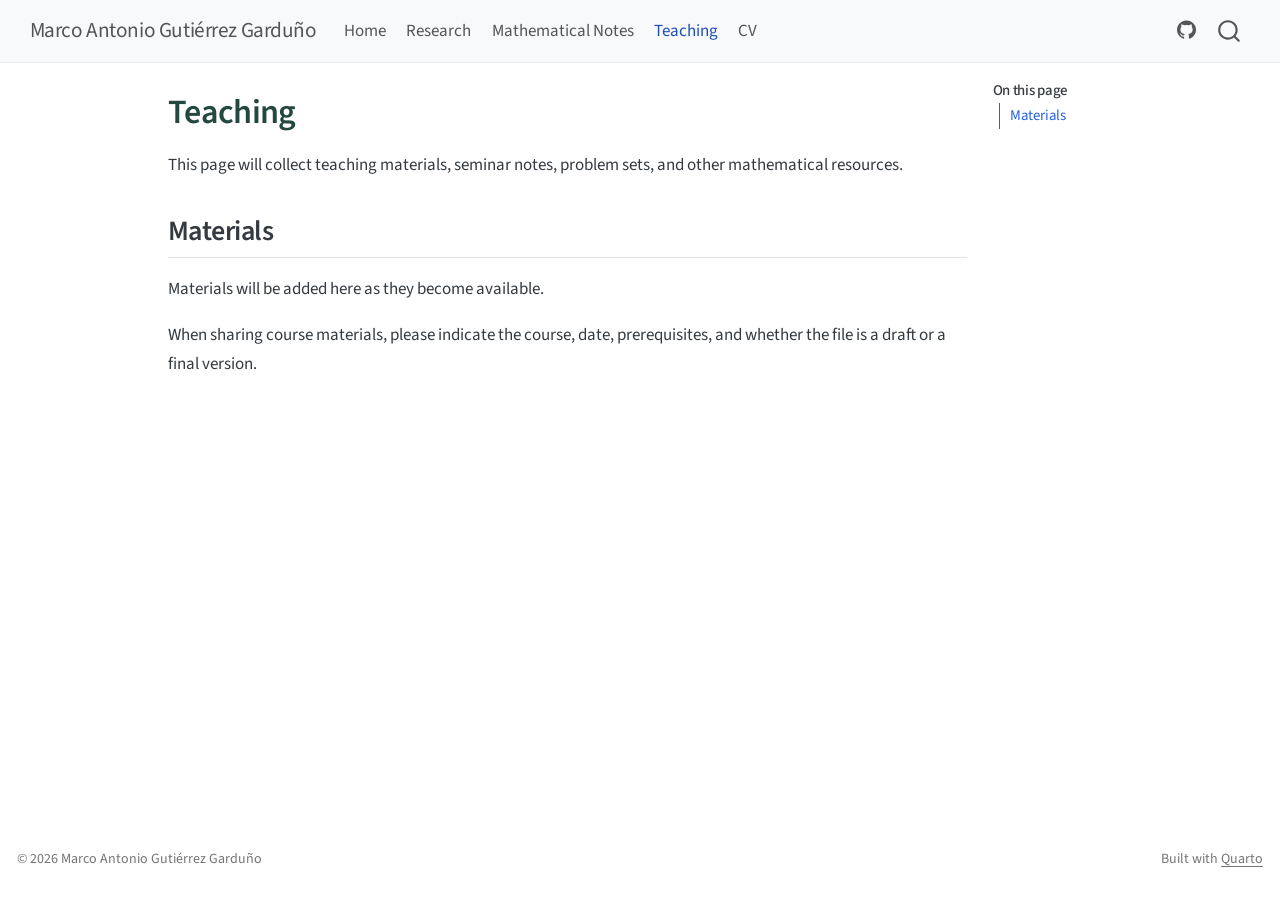
<file: docs/teaching.html>
<!DOCTYPE html>
<html xmlns="http://www.w3.org/1999/xhtml" lang="en" xml:lang="en"><head>

<meta charset="utf-8">
<meta name="generator" content="quarto-1.10.19">

<meta name="viewport" content="width=device-width, initial-scale=1.0, user-scalable=yes">


<title>Teaching – Marco Antonio Gutiérrez Garduño</title>
<style>
/* Default styles provided by pandoc.
** See https://pandoc.org/MANUAL.html#variables-for-html for config info.
*/
span.smallcaps{font-variant: small-caps;}
div.columns{display: flex; gap: 1.5em;}
div.column{flex: auto;}
@media screen {
div.columns{gap: min(4vw, 1.5em);}
div.column{overflow-x: auto;}
}
div.hanging-indent{margin-left: 1.5em; text-indent: -1.5em;}
ul.task-list{list-style: none;}
ul.task-list li input[type="checkbox"] {
  width: 0.8em;
  margin: 0 0.8em 0.2em -1em; /* quarto-specific, see https://github.com/quarto-dev/quarto-cli/issues/4556 */ 
  vertical-align: middle;
}
</style>


<script src="site_libs/quarto-nav/quarto-nav.js"></script>
<script src="site_libs/quarto-nav/headroom.min.js"></script>
<script src="site_libs/clipboard/clipboard.min.js"></script>
<script src="site_libs/quarto-search/autocomplete.umd.js"></script>
<script src="site_libs/quarto-search/fuse.min.js"></script>
<script src="site_libs/quarto-search/quarto-search.js"></script>
<meta name="quarto:offset" content="./">
<script src="site_libs/quarto-html/quarto.js" type="module"></script>
<script src="site_libs/quarto-html/tabsets/tabsets.js" type="module"></script>
<script src="site_libs/quarto-html/popper.min.js"></script>
<script src="site_libs/quarto-html/tippy.umd.min.js"></script>
<script src="site_libs/quarto-html/anchor.min.js"></script>
<link href="site_libs/quarto-html/tippy.css" rel="stylesheet">
<link href="site_libs/quarto-html/quarto-syntax-highlighting-bf27225e3a48a9273f3daa8f8e829971.css" rel="stylesheet" id="quarto-text-highlighting-styles">
<script src="site_libs/bootstrap/bootstrap.min.js"></script>
<link href="site_libs/bootstrap/bootstrap-icons.css" rel="stylesheet">
<link href="site_libs/bootstrap/bootstrap-172ba59bd5e0b52282274ba0c0cc16fc.min.css" rel="stylesheet" append-hash="true" id="quarto-bootstrap" data-mode="light">
<script id="quarto-search-options" type="application/json">{
  "location": "navbar",
  "copy-button": false,
  "collapse-after": 3,
  "panel-placement": "end",
  "type": "overlay",
  "limit": 50,
  "keyboard-shortcut": [
    "f",
    "/",
    "s"
  ],
  "show-item-context": false,
  "language": {
    "search-no-results-text": "No results",
    "search-matching-documents-text": "matching documents",
    "search-copy-link-title": "Copy link to search",
    "search-hide-matches-text": "Hide additional matches",
    "search-more-match-text": "more match in this document",
    "search-more-matches-text": "more matches in this document",
    "search-clear-button-title": "Clear",
    "search-text-placeholder": "",
    "search-detached-cancel-button-title": "Cancel",
    "search-submit-button-title": "Submit",
    "search-label": "Search"
  }
}</script>
<style>html{ scroll-behavior: smooth; }</style>


<link rel="stylesheet" href="styles.css">
</head>

<body class="nav-fixed quarto-light">

<div id="quarto-search-results"></div>
  <header id="quarto-header" class="headroom fixed-top">
    <nav class="navbar navbar-expand-lg " data-bs-theme="dark">
      <div class="navbar-container container-fluid">
      <div class="navbar-brand-container mx-auto">
    <a class="navbar-brand" href="./index.html">
    <span class="navbar-title">Marco Antonio Gutiérrez Garduño</span>
    </a>
  </div>
            <div id="quarto-search" class="" title="Search"></div>
          <button class="navbar-toggler" type="button" data-bs-toggle="collapse" data-bs-target="#navbarCollapse" aria-controls="navbarCollapse" role="menu" aria-expanded="false" aria-label="Toggle navigation" onclick="if (window.quartoToggleHeadroom) { window.quartoToggleHeadroom(); }">
  <span class="navbar-toggler-icon"></span>
</button>
          <div class="collapse navbar-collapse" id="navbarCollapse">
            <ul class="navbar-nav navbar-nav-scroll me-auto">
  <li class="nav-item">
    <a class="nav-link" href="./index.html"> 
<span class="menu-text">Home</span></a>
  </li>  
  <li class="nav-item">
    <a class="nav-link" href="./research.html"> 
<span class="menu-text">Research</span></a>
  </li>  
  <li class="nav-item">
    <a class="nav-link" href="./notes.html"> 
<span class="menu-text">Mathematical Notes</span></a>
  </li>  
  <li class="nav-item">
    <a class="nav-link active" href="./teaching.html" aria-current="page"> 
<span class="menu-text">Teaching</span></a>
  </li>  
  <li class="nav-item">
    <a class="nav-link" href="./cv.html"> 
<span class="menu-text">CV</span></a>
  </li>  
</ul>
            <ul class="navbar-nav navbar-nav-scroll ms-auto">
  <li class="nav-item compact">
    <a class="nav-link" href="https://github.com/YOUR-GITHUB-USERNAME"> <i class="bi bi-github" role="img" aria-label="GitHub">
</i> 
<span class="menu-text"></span></a>
  </li>  
</ul>
          </div> <!-- /navcollapse -->
            <div class="quarto-navbar-tools">
</div>
      </div> <!-- /container-fluid -->
    </nav>
</header>
<!-- content -->
<div id="quarto-content" class="quarto-container page-columns page-rows-contents page-layout-article page-navbar">
<!-- sidebar -->
<!-- margin-sidebar -->
    <div id="quarto-margin-sidebar" class="sidebar margin-sidebar">
        <nav id="TOC" role="doc-toc" class="toc-active">
    <h2 id="toc-title">On this page</h2>
   
  <ul>
  <li><a href="#materials" id="toc-materials" class="nav-link active" data-scroll-target="#materials">Materials</a></li>
  </ul>
</nav>
    </div>
<!-- main -->
<main class="content" id="quarto-document-content">

<header id="title-block-header" class="quarto-title-block default">
<div class="quarto-title">
<h1 class="title">Teaching</h1>
</div>



<div class="quarto-title-meta">

    
  
    
  </div>
  


</header>


<p>This page will collect teaching materials, seminar notes, problem sets, and other mathematical resources.</p>
<section id="materials" class="level2">
<h2 class="anchored" data-anchor-id="materials">Materials</h2>
<p>Materials will be added here as they become available.</p>
<p>When sharing course materials, please indicate the course, date, prerequisites, and whether the file is a draft or a final version.</p>


</section>

</main> <!-- /main -->
<script id="quarto-html-after-body" type="application/javascript">
  window.document.addEventListener("DOMContentLoaded", function (event) {
    const icon = "";
    const anchorJS = new window.AnchorJS();
    anchorJS.options = {
      placement: 'right',
      icon: icon
    };
    anchorJS.add('.anchored');
    const isCodeAnnotation = (el) => {
      for (const clz of el.classList) {
        if (clz.startsWith('code-annotation-')) {                     
          return true;
        }
      }
      return false;
    }
    const onCopySuccess = function(e) {
      // button target
      const button = e.trigger;
      // don't keep focus
      button.blur();
      // flash "checked"
      button.classList.add('code-copy-button-checked');
      var currentTitle = button.getAttribute("title");
      button.setAttribute("title", "Copied!");
      let tooltip;
      if (window.bootstrap) {
        button.setAttribute("data-bs-toggle", "tooltip");
        button.setAttribute("data-bs-placement", "left");
        button.setAttribute("data-bs-title", "Copied!");
        tooltip = new bootstrap.Tooltip(button, 
          { trigger: "manual", 
            customClass: "code-copy-button-tooltip",
            offset: [0, -8]});
        tooltip.show();    
      }
      setTimeout(function() {
        if (tooltip) {
          tooltip.hide();
          button.removeAttribute("data-bs-title");
          button.removeAttribute("data-bs-toggle");
          button.removeAttribute("data-bs-placement");
        }
        button.setAttribute("title", currentTitle);
        button.classList.remove('code-copy-button-checked');
      }, 1000);
      // clear code selection
      e.clearSelection();
    }
    const getTextToCopy = function(trigger) {
      const outerScaffold = trigger.parentElement.cloneNode(true);
      const codeEl = outerScaffold.querySelector('code');
      for (const childEl of codeEl.children) {
        if (isCodeAnnotation(childEl)) {
          childEl.remove();
        }
      }
      return codeEl.innerText;
    }
    const clipboard = new window.ClipboardJS('.code-copy-button:not([data-in-quarto-modal])', {
      text: getTextToCopy
    });
    clipboard.on('success', onCopySuccess);
    if (window.document.getElementById('quarto-embedded-source-code-modal')) {
      const clipboardModal = new window.ClipboardJS('.code-copy-button[data-in-quarto-modal]', {
        text: getTextToCopy,
        container: window.document.getElementById('quarto-embedded-source-code-modal')
      });
      clipboardModal.on('success', onCopySuccess);
    }
      var localhostRegex = new RegExp(/^(?:http|https):\/\/localhost\:?[0-9]*\//);
      var mailtoRegex = new RegExp(/^mailto:/);
        var filterRegex = new RegExp("https:\/\/YOUR-GITHUB-USERNAME\.github\.io");
      var isInternal = (href) => {
          return filterRegex.test(href) || localhostRegex.test(href) || mailtoRegex.test(href);
      }
      // Inspect non-navigation links and adorn them if external
     var links = window.document.querySelectorAll('a[href]:not(.nav-link):not(.navbar-brand):not(.toc-action):not(.sidebar-link):not(.sidebar-item-toggle):not(.pagination-link):not(.no-external):not([aria-hidden]):not(.dropdown-item):not(.quarto-navigation-tool):not(.about-link)');
      for (var i=0; i<links.length; i++) {
        const link = links[i];
        if (!isInternal(link.href)) {
          // undo the damage that might have been done by quarto-nav.js in the case of
          // links that we want to consider external
          if (link.dataset.originalHref !== undefined) {
            link.href = link.dataset.originalHref;
          }
            // target, if specified
            link.setAttribute("target", "_blank");
            if (link.getAttribute("rel") === null) {
              link.setAttribute("rel", "noopener");
            }
        }
      }
    function tippyHover(el, contentFn, onTriggerFn, onUntriggerFn) {
      const config = {
        allowHTML: true,
        maxWidth: 500,
        delay: 100,
        arrow: false,
        appendTo: function(el) {
            return el.parentElement;
        },
        interactive: true,
        interactiveBorder: 10,
        theme: 'quarto',
        placement: 'bottom-start',
      };
      if (contentFn) {
        config.content = contentFn;
      }
      if (onTriggerFn) {
        config.onTrigger = onTriggerFn;
      }
      if (onUntriggerFn) {
        config.onUntrigger = onUntriggerFn;
      }
      window.tippy(el, config); 
    }
    const noterefs = window.document.querySelectorAll('a[role="doc-noteref"]');
    for (var i=0; i<noterefs.length; i++) {
      const ref = noterefs[i];
      tippyHover(ref, function() {
        // use id or data attribute instead here
        let href = ref.getAttribute('data-footnote-href') || ref.getAttribute('href');
        try { href = new URL(href).hash; } catch {}
        const id = href.replace(/^#\/?/, "");
        const note = window.document.getElementById(id);
        if (note) {
          return note.innerHTML;
        } else {
          return "";
        }
      });
    }
    const xrefs = window.document.querySelectorAll('a.quarto-xref');
    const processXRef = (id, note) => {
      // Strip column container classes
      const stripColumnClz = (el) => {
        el.classList.remove("page-full", "page-columns");
        if (el.children) {
          for (const child of el.children) {
            stripColumnClz(child);
          }
        }
      }
      stripColumnClz(note)
      if (id === null || id.startsWith('sec-')) {
        // Special case sections, only their first couple elements
        const container = document.createElement("div");
        if (note.children && note.children.length > 2) {
          container.appendChild(note.children[0].cloneNode(true));
          for (let i = 1; i < note.children.length; i++) {
            const child = note.children[i];
            if (child.tagName === "P" && child.innerText === "") {
              continue;
            } else {
              container.appendChild(child.cloneNode(true));
              break;
            }
          }
          if (window.Quarto?.typesetMath) {
            window.Quarto.typesetMath(container);
          }
          return container.innerHTML
        } else {
          if (window.Quarto?.typesetMath) {
            window.Quarto.typesetMath(note);
          }
          return note.innerHTML;
        }
      } else {
        // Remove any anchor links if they are present
        const anchorLink = note.querySelector('a.anchorjs-link');
        if (anchorLink) {
          anchorLink.remove();
        }
        if (window.Quarto?.typesetMath) {
          window.Quarto.typesetMath(note);
        }
        if (note.classList.contains("callout")) {
          return note.outerHTML;
        } else {
          return note.innerHTML;
        }
      }
    }
    for (var i=0; i<xrefs.length; i++) {
      const xref = xrefs[i];
      tippyHover(xref, undefined, function(instance) {
        instance.disable();
        let url = xref.getAttribute('href');
        let hash = undefined; 
        if (url.startsWith('#')) {
          hash = url;
        } else {
          try { hash = new URL(url).hash; } catch {}
        }
        if (hash) {
          const id = hash.replace(/^#\/?/, "");
          const note = window.document.getElementById(id);
          if (note !== null) {
            try {
              const html = processXRef(id, note.cloneNode(true));
              instance.setContent(html);
            } finally {
              instance.enable();
              instance.show();
            }
          } else {
            // See if we can fetch this
            fetch(url.split('#')[0])
            .then(res => res.text())
            .then(html => {
              const parser = new DOMParser();
              const htmlDoc = parser.parseFromString(html, "text/html");
              const note = htmlDoc.getElementById(id);
              if (note !== null) {
                const html = processXRef(id, note);
                instance.setContent(html);
              } 
            }).finally(() => {
              instance.enable();
              instance.show();
            });
          }
        } else {
          // See if we can fetch a full url (with no hash to target)
          // This is a special case and we should probably do some content thinning / targeting
          fetch(url)
          .then(res => res.text())
          .then(html => {
            const parser = new DOMParser();
            const htmlDoc = parser.parseFromString(html, "text/html");
            const note = htmlDoc.querySelector('main.content');
            if (note !== null) {
              // This should only happen for chapter cross references
              // (since there is no id in the URL)
              // remove the first header
              if (note.children.length > 0 && note.children[0].tagName === "HEADER") {
                note.children[0].remove();
              }
              const html = processXRef(null, note);
              instance.setContent(html);
            } 
          }).finally(() => {
            instance.enable();
            instance.show();
          });
        }
      }, function(instance) {
      });
    }
        let selectedAnnoteEl;
        const selectorForAnnotation = ( cell, annotation) => {
          let cellAttr = 'data-code-cell="' + cell + '"';
          let lineAttr = 'data-code-annotation="' +  annotation + '"';
          const selector = 'span[' + cellAttr + '][' + lineAttr + ']';
          return selector;
        }
        const selectCodeLines = (annoteEl) => {
          const doc = window.document;
          const targetCell = annoteEl.getAttribute("data-target-cell");
          const targetAnnotation = annoteEl.getAttribute("data-target-annotation");
          const annoteSpan = window.document.querySelector(selectorForAnnotation(targetCell, targetAnnotation));
          const lines = annoteSpan.getAttribute("data-code-lines").split(",");
          const lineIds = lines.map((line) => {
            return targetCell + "-" + line;
          })
          let top = null;
          let height = null;
          let parent = null;
          if (lineIds.length > 0) {
              //compute the position of the single el (top and bottom and make a div)
              const el = window.document.getElementById(lineIds[0]);
              top = el.offsetTop;
              height = el.offsetHeight;
              parent = el.parentElement.parentElement;
            if (lineIds.length > 1) {
              const lastEl = window.document.getElementById(lineIds[lineIds.length - 1]);
              const bottom = lastEl.offsetTop + lastEl.offsetHeight;
              height = bottom - top;
            }
            if (top !== null && height !== null && parent !== null) {
              // cook up a div (if necessary) and position it 
              let div = window.document.getElementById("code-annotation-line-highlight");
              if (div === null) {
                div = window.document.createElement("div");
                div.setAttribute("id", "code-annotation-line-highlight");
                div.style.position = 'absolute';
                parent.appendChild(div);
              }
              div.style.top = top - 2 + "px";
              div.style.height = height + 4 + "px";
              div.style.left = 0;
              let gutterDiv = window.document.getElementById("code-annotation-line-highlight-gutter");
              if (gutterDiv === null) {
                gutterDiv = window.document.createElement("div");
                gutterDiv.setAttribute("id", "code-annotation-line-highlight-gutter");
                gutterDiv.style.position = 'absolute';
                const codeCell = window.document.getElementById(targetCell);
                const gutter = codeCell.querySelector('.code-annotation-gutter');
                gutter.appendChild(gutterDiv);
              }
              gutterDiv.style.top = top - 2 + "px";
              gutterDiv.style.height = height + 4 + "px";
            }
            selectedAnnoteEl = annoteEl;
          }
        };
        const unselectCodeLines = () => {
          const elementsIds = ["code-annotation-line-highlight", "code-annotation-line-highlight-gutter"];
          elementsIds.forEach((elId) => {
            const div = window.document.getElementById(elId);
            if (div) {
              div.remove();
            }
          });
          selectedAnnoteEl = undefined;
        };
          // Handle positioning of the toggle
      window.addEventListener(
        "resize",
        throttle(() => {
          elRect = undefined;
          if (selectedAnnoteEl) {
            selectCodeLines(selectedAnnoteEl);
          }
        }, 10)
      );
      function throttle(fn, ms) {
      let throttle = false;
      let timer;
        return (...args) => {
          if(!throttle) { // first call gets through
              fn.apply(this, args);
              throttle = true;
          } else { // all the others get throttled
              if(timer) clearTimeout(timer); // cancel #2
              timer = setTimeout(() => {
                fn.apply(this, args);
                timer = throttle = false;
              }, ms);
          }
        };
      }
        // Attach click handler to the DT
        const annoteDls = window.document.querySelectorAll('dt[data-target-cell]');
        for (const annoteDlNode of annoteDls) {
          annoteDlNode.addEventListener('click', (event) => {
            const clickedEl = event.target;
            if (clickedEl !== selectedAnnoteEl) {
              unselectCodeLines();
              const activeEl = window.document.querySelector('dt[data-target-cell].code-annotation-active');
              if (activeEl) {
                activeEl.classList.remove('code-annotation-active');
              }
              selectCodeLines(clickedEl);
              clickedEl.classList.add('code-annotation-active');
            } else {
              // Unselect the line
              unselectCodeLines();
              clickedEl.classList.remove('code-annotation-active');
            }
          });
        }
    const findCites = (el) => {
      const parentEl = el.parentElement;
      if (parentEl) {
        const cites = parentEl.dataset.cites;
        if (cites) {
          return {
            el,
            cites: cites.split(' ')
          };
        } else {
          return findCites(el.parentElement)
        }
      } else {
        return undefined;
      }
    };
    var bibliorefs = window.document.querySelectorAll('a[role="doc-biblioref"]');
    for (var i=0; i<bibliorefs.length; i++) {
      const ref = bibliorefs[i];
      const citeInfo = findCites(ref);
      if (citeInfo) {
        tippyHover(citeInfo.el, function() {
          var popup = window.document.createElement('div');
          citeInfo.cites.forEach(function(cite) {
            var citeDiv = window.document.createElement('div');
            citeDiv.classList.add('hanging-indent');
            citeDiv.classList.add('csl-entry');
            var biblioDiv = window.document.getElementById('ref-' + cite);
            if (biblioDiv) {
              citeDiv.innerHTML = biblioDiv.innerHTML;
            }
            popup.appendChild(citeDiv);
          });
          return popup.innerHTML;
        });
      }
    }
  });
  </script>
</div> <!-- /content -->
<footer class="footer">
  <div class="nav-footer">
    <div class="nav-footer-left">
<p>© 2026 Marco Antonio Gutiérrez Garduño</p>
</div>   
    <div class="nav-footer-center">
      &nbsp;
    </div>
    <div class="nav-footer-right">
<p>Built with <a href="https://quarto.org/">Quarto</a></p>
</div>
  </div>
</footer>




<script src="site_libs/quarto-html/zenscroll-min.js"></script>
</body></html>
</file>
<file: docs/site_libs/quarto-html/tippy.css>
.tippy-box[data-animation=fade][data-state=hidden]{opacity:0}[data-tippy-root]{max-width:calc(100vw - 10px)}.tippy-box{position:relative;background-color:#333;color:#fff;border-radius:4px;font-size:14px;line-height:1.4;white-space:normal;outline:0;transition-property:transform,visibility,opacity}.tippy-box[data-placement^=top]>.tippy-arrow{bottom:0}.tippy-box[data-placement^=top]>.tippy-arrow:before{bottom:-7px;left:0;border-width:8px 8px 0;border-top-color:initial;transform-origin:center top}.tippy-box[data-placement^=bottom]>.tippy-arrow{top:0}.tippy-box[data-placement^=bottom]>.tippy-arrow:before{top:-7px;left:0;border-width:0 8px 8px;border-bottom-color:initial;transform-origin:center bottom}.tippy-box[data-placement^=left]>.tippy-arrow{right:0}.tippy-box[data-placement^=left]>.tippy-arrow:before{border-width:8px 0 8px 8px;border-left-color:initial;right:-7px;transform-origin:center left}.tippy-box[data-placement^=right]>.tippy-arrow{left:0}.tippy-box[data-placement^=right]>.tippy-arrow:before{left:-7px;border-width:8px 8px 8px 0;border-right-color:initial;transform-origin:center right}.tippy-box[data-inertia][data-state=visible]{transition-timing-function:cubic-bezier(.54,1.5,.38,1.11)}.tippy-arrow{width:16px;height:16px;color:#333}.tippy-arrow:before{content:"";position:absolute;border-color:transparent;border-style:solid}.tippy-content{position:relative;padding:5px 9px;z-index:1}
</file>
<file: docs/site_libs/quarto-html/quarto-syntax-highlighting-bf27225e3a48a9273f3daa8f8e829971.css>
/* quarto syntax highlight colors */
:root {
  --quarto-hl-ot-color: #003B4F;
  --quarto-hl-at-color: #657422;
  --quarto-hl-ss-color: #20794D;
  --quarto-hl-an-color: #5E5E5E;
  --quarto-hl-fu-color: #4758AB;
  --quarto-hl-st-color: #20794D;
  --quarto-hl-cf-color: #003B4F;
  --quarto-hl-op-color: #5E5E5E;
  --quarto-hl-er-color: #AD0000;
  --quarto-hl-bn-color: #AD0000;
  --quarto-hl-al-color: #AD0000;
  --quarto-hl-va-color: #111111;
  --quarto-hl-bu-color: inherit;
  --quarto-hl-ex-color: inherit;
  --quarto-hl-pp-color: #AD0000;
  --quarto-hl-in-color: #5E5E5E;
  --quarto-hl-vs-color: #20794D;
  --quarto-hl-wa-color: #5E5E5E;
  --quarto-hl-do-color: #5E5E5E;
  --quarto-hl-im-color: #00769E;
  --quarto-hl-ch-color: #20794D;
  --quarto-hl-dt-color: #AD0000;
  --quarto-hl-fl-color: #AD0000;
  --quarto-hl-co-color: #5E5E5E;
  --quarto-hl-cv-color: #5E5E5E;
  --quarto-hl-cn-color: #8f5902;
  --quarto-hl-sc-color: #5E5E5E;
  --quarto-hl-dv-color: #AD0000;
  --quarto-hl-kw-color: #003B4F;
}

/* other quarto variables */
:root {
  --quarto-font-monospace: SFMono-Regular, Menlo, Monaco, Consolas, "Liberation Mono", "Courier New", monospace;
}

/* syntax highlight based on Pandoc's rules */
pre > code.sourceCode > span {
  color: #003B4F;
}

code.sourceCode > span {
  color: #003B4F;
}

div.sourceCode,
div.sourceCode pre.sourceCode {
  color: #003B4F;
}

/* Normal */
code span {
  color: #003B4F;
}

/* Alert */
code span.al {
  color: #AD0000;
  font-style: inherit;
}

/* Annotation */
code span.an {
  color: #5E5E5E;
  font-style: inherit;
}

/* Attribute */
code span.at {
  color: #657422;
  font-style: inherit;
}

/* BaseN */
code span.bn {
  color: #AD0000;
  font-style: inherit;
}

/* BuiltIn */
code span.bu {
  font-style: inherit;
}

/* ControlFlow */
code span.cf {
  color: #003B4F;
  font-weight: bold;
  font-style: inherit;
}

/* Char */
code span.ch {
  color: #20794D;
  font-style: inherit;
}

/* Constant */
code span.cn {
  color: #8f5902;
  font-style: inherit;
}

/* Comment */
code span.co {
  color: #5E5E5E;
  font-style: inherit;
}

/* CommentVar */
code span.cv {
  color: #5E5E5E;
  font-style: italic;
}

/* Documentation */
code span.do {
  color: #5E5E5E;
  font-style: italic;
}

/* DataType */
code span.dt {
  color: #AD0000;
  font-style: inherit;
}

/* DecVal */
code span.dv {
  color: #AD0000;
  font-style: inherit;
}

/* Error */
code span.er {
  color: #AD0000;
  font-style: inherit;
}

/* Extension */
code span.ex {
  font-style: inherit;
}

/* Float */
code span.fl {
  color: #AD0000;
  font-style: inherit;
}

/* Function */
code span.fu {
  color: #4758AB;
  font-style: inherit;
}

/* Import */
code span.im {
  color: #00769E;
  font-style: inherit;
}

/* Information */
code span.in {
  color: #5E5E5E;
  font-style: inherit;
}

/* Keyword */
code span.kw {
  color: #003B4F;
  font-weight: bold;
  font-style: inherit;
}

/* Operator */
code span.op {
  color: #5E5E5E;
  font-style: inherit;
}

/* Other */
code span.ot {
  color: #003B4F;
  font-style: inherit;
}

/* Preprocessor */
code span.pp {
  color: #AD0000;
  font-style: inherit;
}

/* SpecialChar */
code span.sc {
  color: #5E5E5E;
  font-style: inherit;
}

/* SpecialString */
code span.ss {
  color: #20794D;
  font-style: inherit;
}

/* String */
code span.st {
  color: #20794D;
  font-style: inherit;
}

/* Variable */
code span.va {
  color: #111111;
  font-style: inherit;
}

/* VerbatimString */
code span.vs {
  color: #20794D;
  font-style: inherit;
}

/* Warning */
code span.wa {
  color: #5E5E5E;
  font-style: italic;
}

.prevent-inlining {
  content: "</";
}

/*# sourceMappingURL=8be38f48d34c45af72792cbd699585e7.css.map */
</file>
<file: docs/styles.css>
/* Minimal styling for a clean academic website. */
:root {
  --academic-green: #23483f;
  --academic-muted: #61736c;
}

.navbar {
  border-bottom: 1px solid #e7ece9;
}

.navbar-title, h1, h2, h3 {
  letter-spacing: -0.02em;
}

h1 {
  color: var(--academic-green);
}

.lead {
  color: var(--academic-muted);
  font-size: 1.2rem;
}

main {
  line-height: 1.7;
}

a {
  text-underline-offset: 0.18em;
}

blockquote {
  border-left-color: var(--academic-green);
}
</file>
